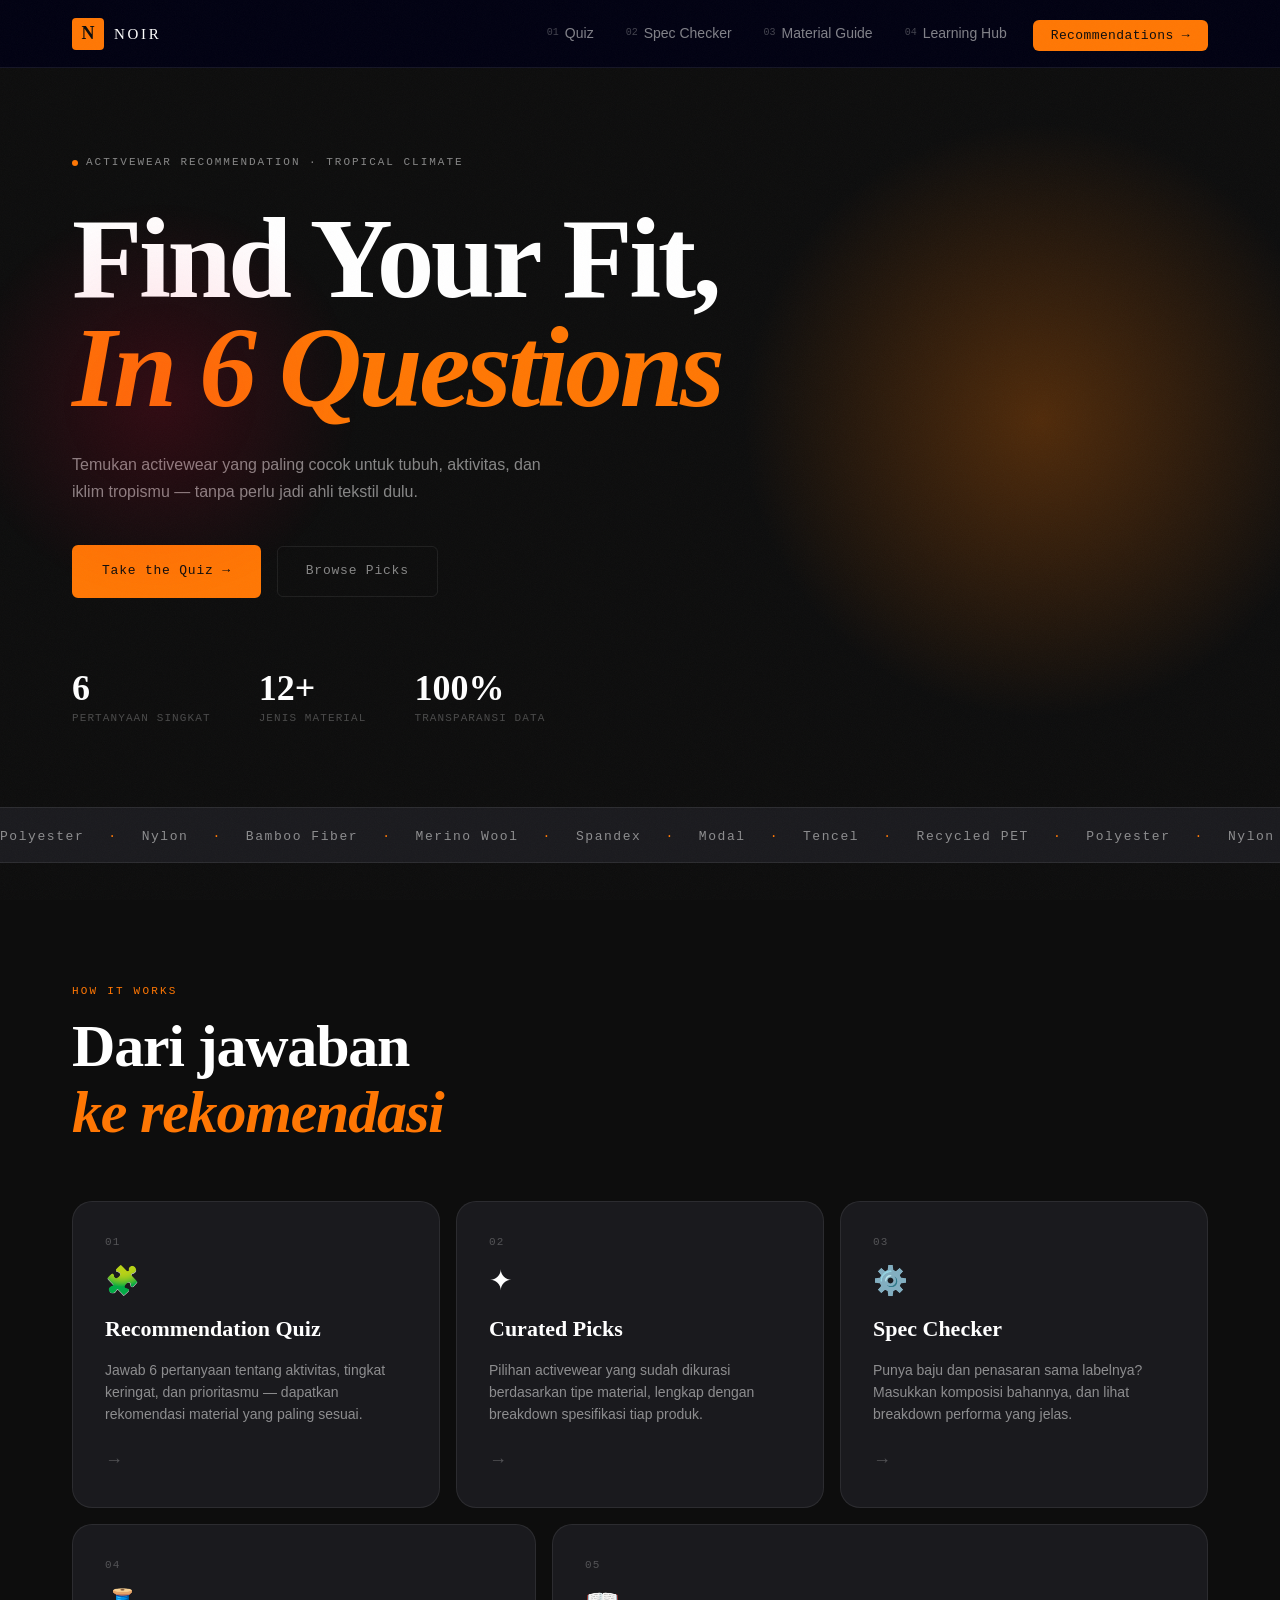
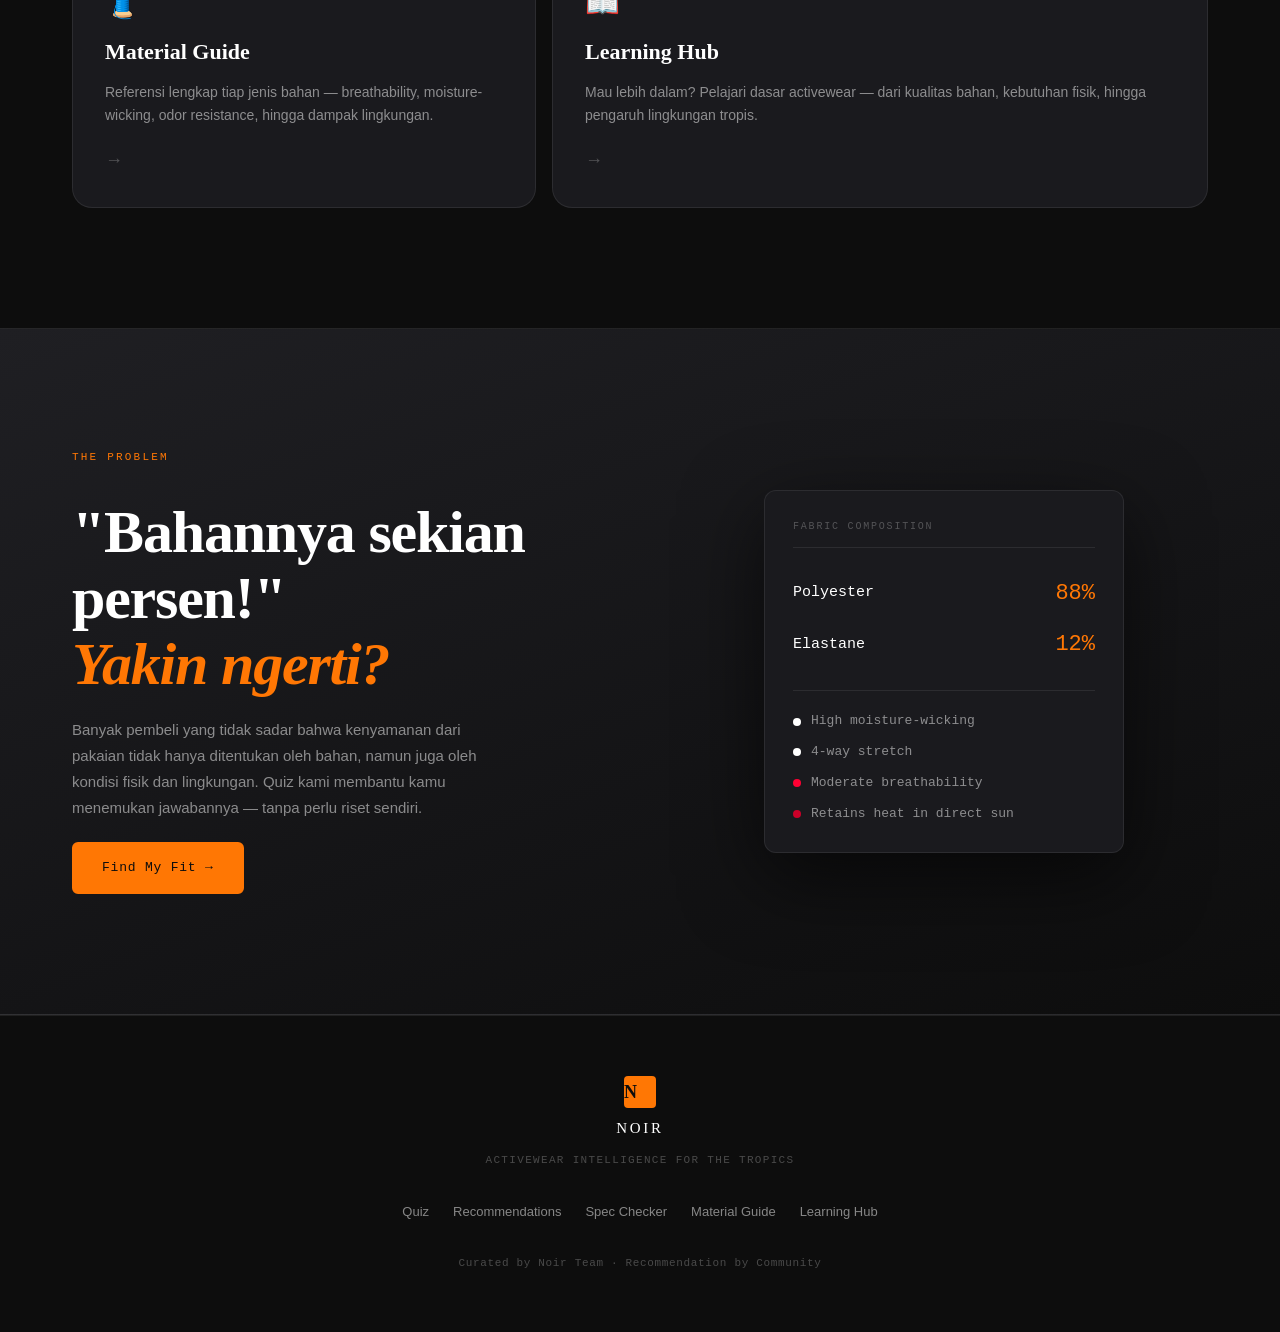
<file: NOIR/index.html>
<!DOCTYPE html>
<html lang="en">
<head>
  <meta charset="UTF-8" />
  <meta name="viewport" content="width=device-width, initial-scale=1.0" />
  <title>Noir — Activewear Recommendation</title>
  <link rel="stylesheet" href="css/style.css" />
  <link rel="preconnect" href="https://fonts.googleapis.com" />
  <link rel="preconnect" href="https://fonts.gstatic.com" crossorigin />
  <link href="https://fonts.googleapis.com/css2?family=Playfair+Display:ital,wght@0,400;0,700;0,900;1,400&family=IBM+Plex+Mono:wght@300;400;500&family=DM+Sans:wght@300;400;500&display=swap" rel="stylesheet" />
</head>
<body>

  <!-- ░░ NOISE OVERLAY ░░ -->
  <div class="noise-overlay" aria-hidden="true"></div>

  <!-- ░░ NAVIGATION ░░ -->
  <nav class="navbar" id="navbar">
    <div class="nav-inner">
      <a href="index.html" class="nav-logo">
        <span class="logo-mark">N</span>
        <span class="logo-text">NOIR</span>
      </a>

      <button class="nav-toggle" id="navToggle" aria-label="Toggle menu">
        <span></span><span></span><span></span>
      </button>

      <ul class="nav-links" id="navLinks">
        <li><a href="pages/quiz.html" class="nav-link">
          <span class="nav-num">01</span> Quiz
        </a></li>
        <li><a href="pages/spec-checker.html" class="nav-link">
          <span class="nav-num">02</span> Spec Checker
        </a></li>
        <li><a href="pages/material-guide.html" class="nav-link">
          <span class="nav-num">03</span> Material Guide
        </a></li>
        <li><a href="pages/learning-hub.html" class="nav-link">
          <span class="nav-num">04</span> Learning Hub
        </a></li>
        <li><a href="pages/recommendations.html" class="nav-cta">
          Recommendations →
        </a></li>
      </ul>
    </div>
  </nav>

  <!-- ░░ HERO ░░ -->
  <header class="hero">
    <div class="hero-tag">
      <span class="dot"></span> Activewear Recommendation · Tropical Climate
    </div>

    <h1 class="hero-title">
      Find Your Fit,<br />
      <em>In 6 Questions</em><br />
    </h1>

    <p class="hero-sub">
      Temukan activewear yang paling cocok untuk tubuh, aktivitas, dan iklim tropismu — tanpa perlu jadi ahli tekstil dulu.
    </p>

    <div class="hero-actions">
      <a href="pages/quiz.html" class="btn-primary">Take the Quiz →</a>
      <a href="pages/recommendations.html" class="btn-ghost">Browse Picks</a>
    </div>

    <div class="hero-stat-row" aria-label="Platform highlights">
      <div class="hero-stat">
        <span class="stat-num">6</span>
        <span class="stat-label">Pertanyaan Singkat</span>
      </div>
      <div class="hero-stat">
        <span class="stat-num">12+</span>
        <span class="stat-label">Jenis Material</span>
      </div>
      <div class="hero-stat">
        <span class="stat-num">100%</span>
        <span class="stat-label">Transparansi Data</span>
      </div>
    </div>
  </header>

  <!-- ░░ MARQUEE BAND ░░ -->
  <div class="marquee-band" aria-hidden="true">
    <div class="marquee-track">
      <span>Polyester</span><span>·</span>
      <span>Nylon</span><span>·</span>
      <span>Bamboo Fiber</span><span>·</span>
      <span>Merino Wool</span><span>·</span>
      <span>Spandex</span><span>·</span>
      <span>Modal</span><span>·</span>
      <span>Tencel</span><span>·</span>
      <span>Recycled PET</span><span>·</span>
      <span>Polyester</span><span>·</span>
      <span>Nylon</span><span>·</span>
      <span>Bamboo Fiber</span><span>·</span>
      <span>Merino Wool</span><span>·</span>
      <span>Spandex</span><span>·</span>
      <span>Modal</span><span>·</span>
      <span>Tencel</span><span>·</span>
      <span>Recycled PET</span><span>·</span>
    </div>
  </div>

  <!-- ░░ HOW IT WORKS ░░ -->
  <section class="features" id="features">
    <div class="section-header">
      <p class="section-tag">How It Works</p>
      <h2 class="section-title">Dari jawaban<br /><em>ke rekomendasi</em></h2>
    </div>

    <div class="features-grid">

      <a href="pages/quiz.html" class="feature-card card-quiz">
        <div class="card-num">01</div>
        <div class="card-icon">🧩</div>
        <h3 class="card-title">Recommendation Quiz</h3>
        <p class="card-desc">
          Jawab 6 pertanyaan tentang aktivitas, tingkat keringat, dan prioritasmu
          — dapatkan rekomendasi material yang paling sesuai.
        </p>
        <span class="card-arrow">→</span>
      </a>

      <a href="pages/recommendations.html" class="feature-card card-rec">
        <div class="card-num">02</div>
        <div class="card-icon">✦</div>
        <h3 class="card-title">Curated Picks</h3>
        <p class="card-desc">
          Pilihan activewear yang sudah dikurasi berdasarkan tipe material,
          lengkap dengan breakdown spesifikasi tiap produk.
        </p>
        <span class="card-arrow">→</span>
      </a>

      <a href="pages/spec-checker.html" class="feature-card card-spec">
        <div class="card-num">03</div>
        <div class="card-icon">⚙️</div>
        <h3 class="card-title">Spec Checker</h3>
        <p class="card-desc">
          Punya baju dan penasaran sama labelnya? Masukkan komposisi bahannya,
          dan lihat breakdown performa yang jelas.
        </p>
        <span class="card-arrow">→</span>
      </a>

      <a href="pages/material-guide.html" class="feature-card card-material">
        <div class="card-num">04</div>
        <div class="card-icon">🧵</div>
        <h3 class="card-title">Material Guide</h3>
        <p class="card-desc">
          Referensi lengkap tiap jenis bahan — breathability, moisture-wicking,
          odor resistance, hingga dampak lingkungan.
        </p>
        <span class="card-arrow">→</span>
      </a>

      <a href="pages/learning-hub.html" class="feature-card card-learning">
        <div class="card-num">05</div>
        <div class="card-icon">📖</div>
        <h3 class="card-title">Learning Hub</h3>
        <p class="card-desc">
          Mau lebih dalam? Pelajari dasar activewear — dari kualitas bahan,
          kebutuhan fisik, hingga pengaruh lingkungan tropis.
        </p>
        <span class="card-arrow">→</span>
      </a>

    </div>
  </section>

  <!-- ░░ WHY NOIR ░░ -->
  <section class="why-section">
    <div class="why-inner">
      <div class="why-text">
        <p class="section-tag">The Problem</p>
        <h2 class="section-title">"Bahannya sekian persen!"<br /><em>Yakin ngerti?</em></h2>
        <p class="why-body">
          Banyak pembeli yang tidak sadar bahwa kenyamanan dari pakaian tidak hanya ditentukan oleh bahan,
          namun juga oleh kondisi fisik dan lingkungan. Quiz kami membantu kamu menemukan jawabannya — tanpa perlu riset sendiri.
        </p>
        <a href="pages/quiz.html" class="btn-primary">Find My Fit →</a>
      </div>
      <div class="why-visual">
        <div class="label-card">
          <div class="label-top">FABRIC COMPOSITION</div>
          <div class="label-row">
            <span class="label-material">Polyester</span>
            <span class="label-pct">88%</span>
          </div>
          <div class="label-row">
            <span class="label-material">Elastane</span>
            <span class="label-pct">12%</span>
          </div>
          <div class="label-divider"></div>
          <div class="label-decoded">
            <div class="decode-item good">
              <span class="decode-dot"></span> High moisture-wicking
            </div>
            <div class="decode-item good">
              <span class="decode-dot"></span> 4-way stretch
            </div>
            <div class="decode-item warn">
              <span class="decode-dot warn"></span> Moderate breathability
            </div>
            <div class="decode-item bad">
              <span class="decode-dot bad"></span> Retains heat in direct sun
            </div>
          </div>
        </div>
      </div>
    </div>
  </section>

  <!-- ░░ FOOTER ░░ -->
  <footer class="footer">
    <div class="footer-inner">
      <div class="footer-brand">
        <span class="logo-mark">N</span>
        <span class="logo-text">NOIR</span>
        <p class="footer-tagline">Activewear Intelligence for the Tropics</p>
      </div>
      <div class="footer-links">
        <a href="pages/quiz.html">Quiz</a>
        <a href="pages/recommendations.html">Recommendations</a>
        <a href="pages/spec-checker.html">Spec Checker</a>
        <a href="pages/material-guide.html">Material Guide</a>
        <a href="pages/learning-hub.html">Learning Hub</a>
      </div>
      <p class="footer-note">
        Curated by Noir Team · Recommendation by Community
      </p>
    </div>
  </footer>

  <script src="js/main.js"></script>
</body>
</html>
</file>
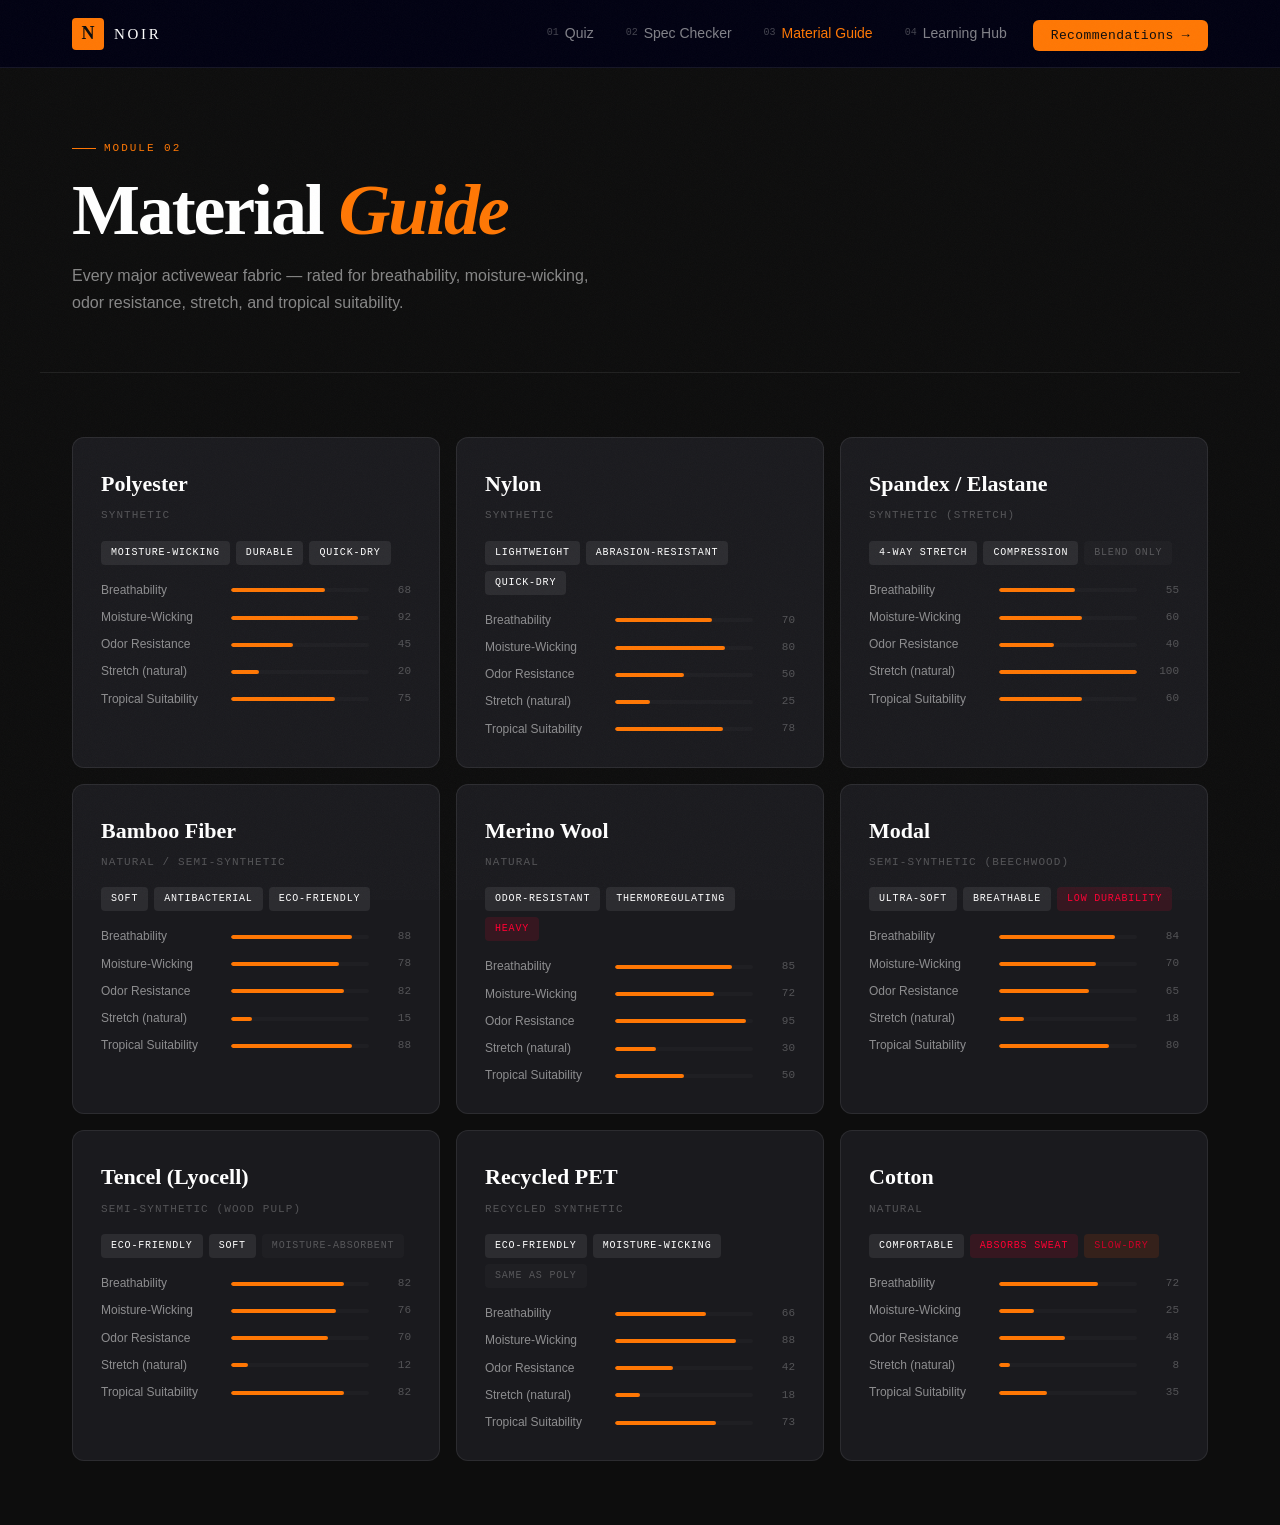
<file: NOIR/pages/material-guide.html>
<!DOCTYPE html>
<html lang="en">
<head>
  <meta charset="UTF-8" />
  <meta name="viewport" content="width=device-width, initial-scale=1.0" />
  <title>Material Guide — Noir</title>
  <link rel="stylesheet" href="../css/style.css" />
  <link rel="preconnect" href="https://fonts.googleapis.com" />
  <link rel="preconnect" href="https://fonts.gstatic.com" crossorigin />
  <link href="https://fonts.googleapis.com/css2?family=Playfair+Display:ital,wght@0,400;0,700;0,900;1,400&family=IBM+Plex+Mono:wght@300;400;500&family=DM+Sans:wght@300;400;500&display=swap" rel="stylesheet" />
</head>
<body>
  <div class="noise-overlay" aria-hidden="true"></div>

  <nav class="navbar" id="navbar">
    <div class="nav-inner">
      <a href="../index.html" class="nav-logo">
        <span class="logo-mark">N</span>
        <span class="logo-text">NOIR</span>
      </a>
      <button class="nav-toggle" id="navToggle" aria-label="Toggle menu">
        <span></span><span></span><span></span>
      </button>
      <ul class="nav-links" id="navLinks">
        <li><a href="quiz.html"           class="nav-link"><span class="nav-num">01</span> Quiz</a></li>
        <li><a href="spec-checker.html"   class="nav-link"><span class="nav-num">02</span> Spec Checker</a></li>
        <li><a href="material-guide.html" class="nav-link"><span class="nav-num">03</span> Material Guide</a></li>
        <li><a href="learning-hub.html"   class="nav-link"><span class="nav-num">04</span> Learning Hub</a></li>
        <li><a href="recommendations.html" class="nav-cta">Recommendations →</a></li>
      </ul>
    </div>
  </nav>

  <main class="page-shell">

    <div class="page-hero">
      <p class="page-hero-tag">Module 02</p>
      <h1 class="page-title">Material <em>Guide</em></h1>
      <p class="page-subtitle">
        Every major activewear fabric — rated for breathability, moisture-wicking,
        odor resistance, stretch, and tropical suitability.
      </p>
    </div>

    <div class="page-body">
      <div class="material-grid" id="materialGrid">
        <!-- Cards are rendered by JS below -->
      </div>
    </div>

  </main>

  <script src="../js/main.js"></script>
  <script>
    /*
     * Material data — add more objects to expand the guide.
     * Each material has: name, type, tags[], ratings{}
     */
    const materials = [
      {
        name: 'Polyester',
        type: 'Synthetic',
        tags: ['moisture-wicking', 'durable', 'quick-dry'],
        tagTypes: ['good', 'good', 'good'],
        ratings: {
          'Breathability':     68,
          'Moisture-Wicking':  92,
          'Odor Resistance':   45,
          'Stretch (natural)': 20,
          'Tropical Suitability': 75,
        }
      },
      {
        name: 'Nylon',
        type: 'Synthetic',
        tags: ['lightweight', 'abrasion-resistant', 'quick-dry'],
        tagTypes: ['good', 'good', 'good'],
        ratings: {
          'Breathability':     70,
          'Moisture-Wicking':  80,
          'Odor Resistance':   50,
          'Stretch (natural)': 25,
          'Tropical Suitability': 78,
        }
      },
      {
        name: 'Spandex / Elastane',
        type: 'Synthetic (stretch)',
        tags: ['4-way stretch', 'compression', 'blend only'],
        tagTypes: ['good', 'good', 'neut'],
        ratings: {
          'Breathability':     55,
          'Moisture-Wicking':  60,
          'Odor Resistance':   40,
          'Stretch (natural)': 100,
          'Tropical Suitability': 60,
        }
      },
      {
        name: 'Bamboo Fiber',
        type: 'Natural / Semi-synthetic',
        tags: ['soft', 'antibacterial', 'eco-friendly'],
        tagTypes: ['good', 'good', 'good'],
        ratings: {
          'Breathability':     88,
          'Moisture-Wicking':  78,
          'Odor Resistance':   82,
          'Stretch (natural)': 15,
          'Tropical Suitability': 88,
        }
      },
      {
        name: 'Merino Wool',
        type: 'Natural',
        tags: ['odor-resistant', 'thermoregulating', 'heavy'],
        tagTypes: ['good', 'good', 'warn'],
        ratings: {
          'Breathability':     85,
          'Moisture-Wicking':  72,
          'Odor Resistance':   95,
          'Stretch (natural)': 30,
          'Tropical Suitability': 50,
        }
      },
      {
        name: 'Modal',
        type: 'Semi-synthetic (beechwood)',
        tags: ['ultra-soft', 'breathable', 'low durability'],
        tagTypes: ['good', 'good', 'warn'],
        ratings: {
          'Breathability':     84,
          'Moisture-Wicking':  70,
          'Odor Resistance':   65,
          'Stretch (natural)': 18,
          'Tropical Suitability': 80,
        }
      },
      {
        name: 'Tencel (Lyocell)',
        type: 'Semi-synthetic (wood pulp)',
        tags: ['eco-friendly', 'soft', 'moisture-absorbent'],
        tagTypes: ['good', 'good', 'neut'],
        ratings: {
          'Breathability':     82,
          'Moisture-Wicking':  76,
          'Odor Resistance':   70,
          'Stretch (natural)': 12,
          'Tropical Suitability': 82,
        }
      },
      {
        name: 'Recycled PET',
        type: 'Recycled Synthetic',
        tags: ['eco-friendly', 'moisture-wicking', 'same as poly'],
        tagTypes: ['good', 'good', 'neut'],
        ratings: {
          'Breathability':     66,
          'Moisture-Wicking':  88,
          'Odor Resistance':   42,
          'Stretch (natural)': 18,
          'Tropical Suitability': 73,
        }
      },
      {
        name: 'Cotton',
        type: 'Natural',
        tags: ['comfortable', 'absorbs sweat', 'slow-dry'],
        tagTypes: ['good', 'warn', 'bad'],
        ratings: {
          'Breathability':     72,
          'Moisture-Wicking':  25,
          'Odor Resistance':   48,
          'Stretch (natural)': 8,
          'Tropical Suitability': 35,
        }
      },
    ];

    function renderMaterials(data) {
      const grid = document.getElementById('materialGrid');
      grid.innerHTML = data.map(m => `
        <div class="material-card">
          <div class="mat-name">${m.name}</div>
          <div class="mat-type">${m.type}</div>
          <div class="mat-tags">
            ${m.tags.map((t, i) => `<span class="mat-tag tag-${m.tagTypes[i]}">${t}</span>`).join('')}
          </div>
          <div class="mat-rating-row">
            ${Object.entries(m.ratings).map(([label, val]) => `
              <div class="mat-rating">
                <span class="mat-rating-label">${label}</span>
                <div class="mat-bar"><div class="mat-fill" style="width:${val}%"></div></div>
                <span style="font-family:var(--font-mono);font-size:11px;color:var(--text-dim);width:32px;text-align:right">${val}</span>
              </div>
            `).join('')}
          </div>
        </div>
      `).join('');
    }

    renderMaterials(materials);
  </script>
</body>
</html>
</file>
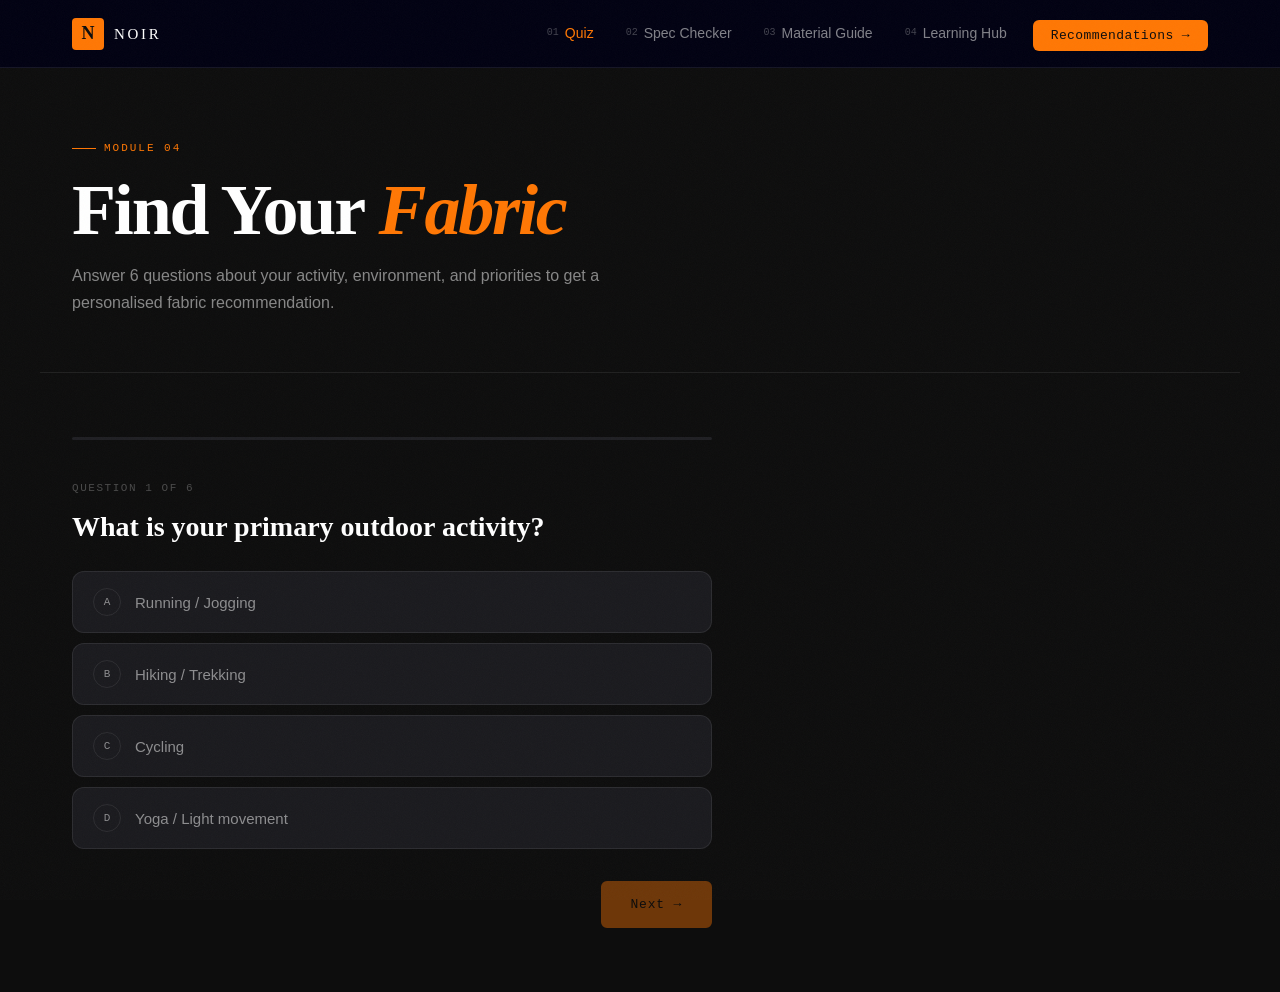
<file: NOIR/pages/quiz.html>
<!DOCTYPE html>
<html lang="en">
<head>
  <meta charset="UTF-8" />
  <meta name="viewport" content="width=device-width, initial-scale=1.0" />
  <title>Recommendation Quiz — Noir</title>
  <link rel="stylesheet" href="../css/style.css" />
  <link rel="preconnect" href="https://fonts.googleapis.com" />
  <link rel="preconnect" href="https://fonts.gstatic.com" crossorigin />
  <link href="https://fonts.googleapis.com/css2?family=Playfair+Display:ital,wght@0,400;0,700;0,900;1,400&family=IBM+Plex+Mono:wght@300;400;500&family=DM+Sans:wght@300;400;500&display=swap" rel="stylesheet" />
</head>
<body>
  <div class="noise-overlay" aria-hidden="true"></div>

  <nav class="navbar" id="navbar">
    <div class="nav-inner">
      <a href="../index.html" class="nav-logo">
        <span class="logo-mark">N</span>
        <span class="logo-text">NOIR</span>
      </a>
      <button class="nav-toggle" id="navToggle" aria-label="Toggle menu">
        <span></span><span></span><span></span>
      </button>
      <ul class="nav-links" id="navLinks">
        <li><a href="quiz.html"           class="nav-link"><span class="nav-num">01</span> Quiz</a></li>
        <li><a href="spec-checker.html"   class="nav-link"><span class="nav-num">02</span> Spec Checker</a></li>
        <li><a href="material-guide.html" class="nav-link"><span class="nav-num">03</span> Material Guide</a></li>
        <li><a href="learning-hub.html"   class="nav-link"><span class="nav-num">04</span> Learning Hub</a></li>
        <li><a href="recommendations.html" class="nav-cta">Recommendations →</a></li>
      </ul>
    </div>
  </nav>

  <main class="page-shell">
    <div class="page-hero">
      <p class="page-hero-tag">Module 04</p>
      <h1 class="page-title">Find Your <em>Fabric</em></h1>
      <p class="page-subtitle">
        Answer 6 questions about your activity, environment, and priorities
        to get a personalised fabric recommendation.
      </p>
    </div>

    <div class="page-body">
      <div class="quiz-wrap">

        <!-- Progress Bar -->
        <div class="quiz-progress-bar">
          <div class="quiz-progress-fill" id="progressFill" style="width: 0%"></div>
        </div>

        <!-- Questions (rendered by JS) -->
        <div id="quizSteps"></div>

        <!-- Result (hidden until quiz complete) -->
        <div class="quiz-result" id="quizResult">
          <p class="quiz-q-num">Your Result</p>
          <div class="result-fabric-name" id="resultFabric"></div>
          <p class="result-explanation" id="resultExplanation"></p>
          <div style="display:flex;gap:12px;flex-wrap:wrap;margin-top:8px">
            <a href="material-guide.html" class="btn-primary">See all materials →</a>
            <button class="btn-ghost" id="retakeBtn">Retake quiz</button>
          </div>
        </div>

      </div>
    </div>
  </main>

  <script src="../js/main.js"></script>
  <script>
    /* ── Quiz Data ── */
    const questions = [
      {
        id: 'activity',
        question: 'What is your primary outdoor activity?',
        options: [
          { label: 'Running / Jogging',       value: 'run'    },
          { label: 'Hiking / Trekking',        value: 'hike'   },
          { label: 'Cycling',                  value: 'cycle'  },
          { label: 'Yoga / Light movement',    value: 'yoga'   },
        ]
      },
      {
        id: 'sweat',
        question: 'How heavily do you typically sweat?',
        options: [
          { label: 'Light — barely noticeable', value: 'low'  },
          { label: 'Moderate — damp after 30 min', value: 'mid' },
          { label: 'Heavy — soaked fairly quickly', value: 'high' },
        ]
      },
      {
        id: 'duration',
        question: 'How long are your outdoor sessions?',
        options: [
          { label: 'Under 30 minutes',          value: 'short'  },
          { label: '30 min – 2 hours',          value: 'medium' },
          { label: 'More than 2 hours',         value: 'long'   },
        ]
      },
      {
        id: 'priority',
        question: 'What is your #1 priority in activewear?',
        options: [
          { label: 'Staying cool and dry',      value: 'cool'   },
          { label: 'No odour after activity',   value: 'odor'   },
          { label: 'Maximum stretch & comfort', value: 'stretch'},
          { label: 'Eco-friendliness',          value: 'eco'    },
        ]
      },
      {
        id: 'sun',
        question: 'How much direct sun exposure do you get?',
        options: [
          { label: 'Mostly shaded',             value: 'low'    },
          { label: 'Partial sun',               value: 'mid'    },
          { label: 'Full sun for most sessions',value: 'high'   },
        ]
      },
      {
        id: 'budget',
        question: 'How do you feel about premium-priced fabrics?',
        options: [
          { label: 'Happy to invest for quality', value: 'premium' },
          { label: 'Prefer mid-range options',    value: 'mid'     },
          { label: 'Looking for budget-friendly', value: 'budget'  },
        ]
      },
    ];

    /* ── Scoring Rules → fabric recommendation ──
       Simple scoring: each answer gives points to one or more fabrics.
       Fabric with highest score wins.
    */
    const scoring = {
      // activity
      run:     { polyester: 3, nylon: 2, bamboo: 1 },
      hike:    { nylon: 3, polyester: 2, merino: 2 },
      cycle:   { polyester: 3, spandex: 2, nylon: 1 },
      yoga:    { bamboo: 3, modal: 3, tencel: 2 },
      // sweat
      low:     { bamboo: 2, modal: 2, tencel: 2 },
      mid:     { polyester: 2, nylon: 2 },
      high:    { polyester: 3, nylon: 3 },
      // duration
      short:   { bamboo: 2, modal: 1 },
      medium:  { polyester: 2, nylon: 2 },
      long:    { merino: 3, nylon: 2, polyester: 1 },
      // priority
      cool:    { bamboo: 3, tencel: 3, nylon: 2 },
      odor:    { merino: 4, bamboo: 2 },
      stretch: { spandex: 4, polyester: 1, nylon: 1 },
      eco:     { tencel: 4, bamboo: 3, recycled: 3 },
      // sun
      // low sun: breathable naturals
      // high sun: look for UPF-rated polyester/nylon
      // (uses 'low','mid','high' keys already defined above for sweat — extend uniquely)
      // budget
      premium: { merino: 2, tencel: 1, bamboo: 1 },
      budget:  { polyester: 2, nylon: 1 },
    };

    /* Sun uses a different key to avoid collision */
    const sunScoring = {
      low:  { bamboo: 2, modal: 2 },
      mid:  { polyester: 1, nylon: 1, bamboo: 1 },
      high: { polyester: 3, nylon: 3 },
    };

    const fabricResults = {
      polyester: {
        name: 'Polyester',
        explanation: "Your activity pattern and sweat level call for a high-performance synthetic. Polyester's moisture-wicking speed and quick-drying properties make it ideal for the tropical heat. Pair it with a small percentage of spandex (8–12%) for comfort.",
      },
      nylon: {
        name: 'Nylon',
        explanation: "Nylon offers the perfect balance of lightweight performance and durability for your sessions. It's slightly softer than polyester, resists abrasion well, and dries fast — great for extended tropical outdoor activities.",
      },
      bamboo: {
        name: 'Bamboo Fiber',
        explanation: "Bamboo fiber scores high on breathability and natural antibacterial properties, making it excellent for tropical climates. It's softer against skin than synthetics and a great eco-conscious choice for moderate-intensity use.",
      },
      merino: {
        name: 'Merino Wool',
        explanation: "Your priority on odour resistance and longer session duration makes Merino a surprising but strong fit. Despite being wool, fine Merino breathes well and prevents odour far longer than synthetics — worth the investment for multi-hour activities",
      },
      modal: {
        name: 'Modal',
        explanation: "For your low-intensity, comfort-first approach, Modal delivers exceptional softness and breathability. It's derived from beechwood and feels luxuriously silky, making it ideal for yoga, stretching, and everyday active use.",
      },
      tencel: {
        name: 'Tencel (Lyocell)',
        explanation: "Tencel is your match if eco-credentials meet performance needs. Made from sustainably sourced wood pulp via a closed-loop process, it's breathable, moisture-absorbing, and impressively soft — a great everyday active fabric.",
      },
      spandex: {
        name: 'Spandex Blend',
        explanation: "Maximum stretch is your priority, so look for garments with at least 15–20% spandex blended into polyester or nylon. Pure spandex isn't used alone — but a 80/20 or 88/12 poly-spandex blend gives you 4-way freedom of movement.",
      },
      recycled: {
        name: 'Recycled PET',
        explanation: "Your eco-first mindset pairs well with Recycled PET (rPET) — fabric made from post-consumer plastic bottles. Performance is comparable to virgin polyester, so you don't sacrifice moisture-wicking or dry time while reducing environmental impact.",
      },
    };

    /* ── Quiz State ── */
    let currentStep = 0;
    const answers = {};

    /* ── Render questions ── */
    function renderQuiz() {
      const container = document.getElementById('quizSteps');
      container.innerHTML = questions.map((q, i) => `
        <div class="quiz-step${i === 0 ? ' active' : ''}" id="step-${i}">
          <p class="quiz-q-num">Question ${i + 1} of ${questions.length}</p>
          <h2 class="quiz-question">${q.question}</h2>
          <div class="quiz-options">
            ${q.options.map((opt, j) => `
              <button
                class="quiz-option"
                data-step="${i}"
                data-qid="${q.id}"
                data-value="${opt.value}"
                onclick="selectOption(this)"
              >
                <span class="quiz-opt-letter">${String.fromCharCode(65 + j)}</span>
                ${opt.label}
              </button>
            `).join('')}
          </div>
          <div class="quiz-nav">
            ${i > 0
              ? `<button class="btn-ghost" onclick="prevStep()">← Back</button>`
              : `<span></span>`
            }
            <button class="btn-primary" id="next-${i}" onclick="nextStep()" disabled style="opacity:0.4;cursor:not-allowed">
              ${i < questions.length - 1 ? 'Next →' : 'See Result →'}
            </button>
          </div>
        </div>
      `).join('');
    }

    function selectOption(btn) {
      const step = parseInt(btn.dataset.step);
      // Deselect siblings
      document.querySelectorAll(`[data-step="${step}"]`).forEach(b => b.classList.remove('selected'));
      btn.classList.add('selected');
      answers[btn.dataset.qid] = btn.dataset.value;
      // Enable next button
      const nextBtn = document.getElementById(`next-${step}`);
      nextBtn.disabled = false;
      nextBtn.style.opacity = '1';
      nextBtn.style.cursor = 'pointer';
    }

    function nextStep() {
      document.getElementById(`step-${currentStep}`).classList.remove('active');
      currentStep++;
      if (currentStep >= questions.length) {
        showResult();
        return;
      }
      document.getElementById(`step-${currentStep}`).classList.add('active');
      updateProgress();
    }

    function prevStep() {
      document.getElementById(`step-${currentStep}`).classList.remove('active');
      currentStep--;
      document.getElementById(`step-${currentStep}`).classList.add('active');
      updateProgress();
    }

    function updateProgress() {
      const pct = (currentStep / questions.length) * 100;
      document.getElementById('progressFill').style.width = pct + '%';
    }

    function showResult() {
      // Tally scores
      const scores = {};
      Object.entries(answers).forEach(([qid, val]) => {
        let map = scoring[val] || {};

        // Special case: sun question has its own map
        if (qid === 'sun') map = sunScoring[val] || {};

        Object.entries(map).forEach(([fabric, pts]) => {
          scores[fabric] = (scores[fabric] || 0) + pts;
        });
      });

      // Find winner
      const winner = Object.entries(scores).sort((a, b) => b[1] - a[1])[0]?.[0] || 'polyester';
      const result  = fabricResults[winner] || fabricResults.polyester;

      document.getElementById('resultFabric').textContent       = result.name;
      document.getElementById('resultExplanation').textContent  = result.explanation;

      document.getElementById('quizSteps').style.display  = 'none';
      document.getElementById('progressFill').style.width = '100%';
      document.getElementById('quizResult').classList.add('visible');
    }

    document.getElementById('retakeBtn')?.addEventListener('click', () => {
      currentStep = 0;
      Object.keys(answers).forEach(k => delete answers[k]);
      document.getElementById('quizResult').classList.remove('visible');
      document.getElementById('quizSteps').style.display = '';
      renderQuiz();
      updateProgress();
    });

    /* ── Init ── */
    renderQuiz();
  </script>
</body>
</html>
</file>
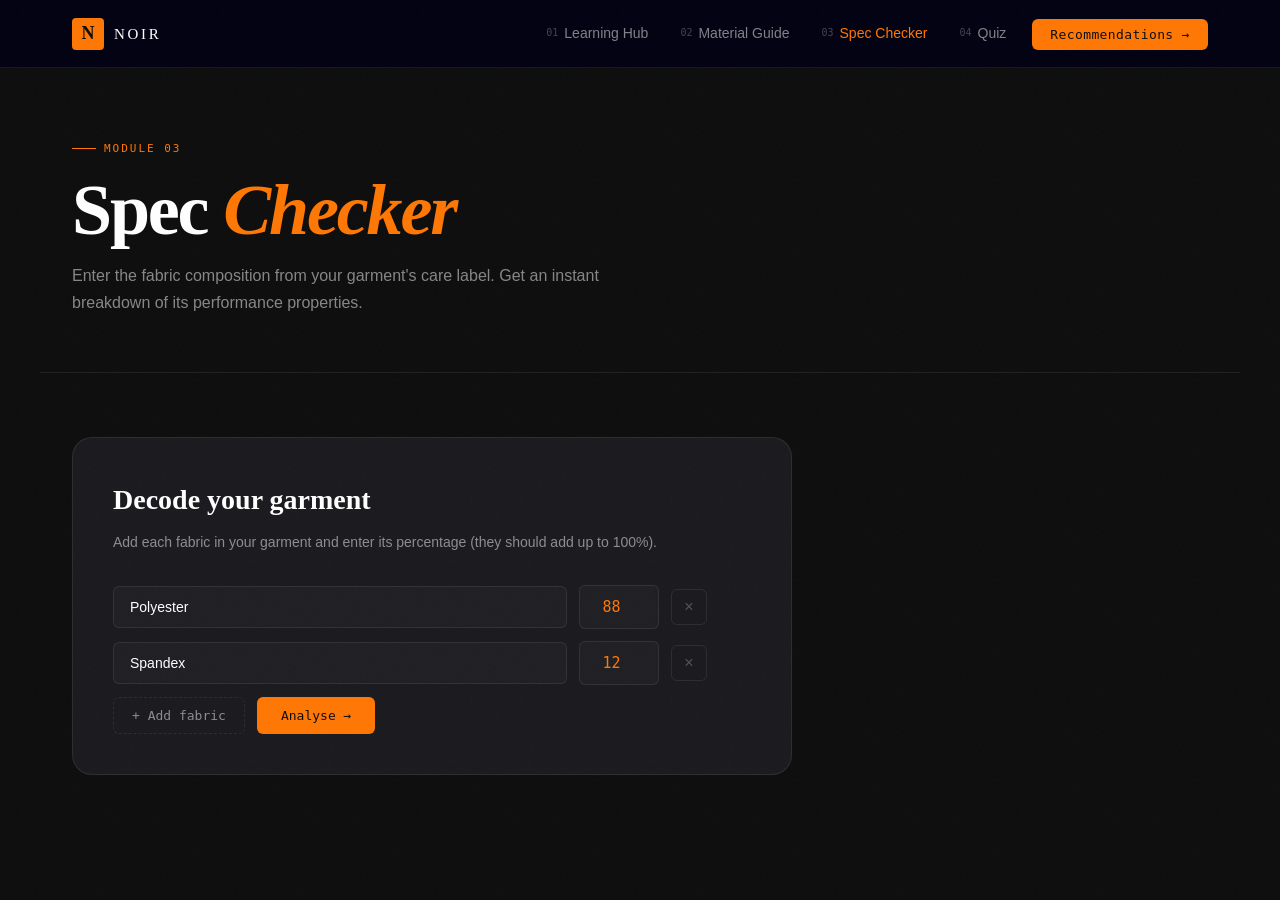
<file: NOIR/pages/spec-checker.html>
<!DOCTYPE html>
<html lang="en">
<head>
  <meta charset="UTF-8" />
  <meta name="viewport" content="width=device-width, initial-scale=1.0" />
  <title>Spec Checker — Noir</title>
  <link rel="stylesheet" href="../css/style.css" />
  <link rel="preconnect" href="https://fonts.googleapis.com" />
  <link rel="preconnect" href="https://fonts.gstatic.com" crossorigin />
  <link href="https://fonts.googleapis.com/css2?family=Playfair+Display:ital,wght@0,400;0,700;0,900;1,400&family=IBM+Plex+Mono:wght@300;400;500&family=DM+Sans:wght@300;400;500&display=swap" rel="stylesheet" />
</head>
<body>
  <div class="noise-overlay" aria-hidden="true"></div>

  <nav class="navbar" id="navbar">
    <div class="nav-inner">
      <a href="../index.html" class="nav-logo">
        <span class="logo-mark">N</span>
        <span class="logo-text">NOIR</span>
      </a>
      <button class="nav-toggle" id="navToggle" aria-label="Toggle menu">
        <span></span><span></span><span></span>
      </button>
      <ul class="nav-links" id="navLinks">
        <li><a href="learning-hub.html"    class="nav-link"><span class="nav-num">01</span> Learning Hub</a></li>
        <li><a href="material-guide.html"  class="nav-link"><span class="nav-num">02</span> Material Guide</a></li>
        <li><a href="spec-checker.html"    class="nav-link"><span class="nav-num">03</span> Spec Checker</a></li>
        <li><a href="quiz.html"            class="nav-link"><span class="nav-num">04</span> Quiz</a></li>
        <li><a href="recommendations.html" class="nav-cta">Recommendations →</a></li>
      </ul>
    </div>
  </nav>

  <main class="page-shell">
    <div class="page-hero">
      <p class="page-hero-tag">Module 03</p>
      <h1 class="page-title">Spec <em>Checker</em></h1>
      <p class="page-subtitle">
        Enter the fabric composition from your garment's care label.
        Get an instant breakdown of its performance properties.
      </p>
    </div>

    <div class="page-body">
      <div class="spec-tool">
        <h2>Decode your garment</h2>
        <p>Add each fabric in your garment and enter its percentage (they should add up to 100%).</p>

        <div id="fabricRows">
          <!-- Rows injected by JS -->
        </div>

        <div class="spec-actions">
          <button class="btn-add" id="addRowBtn">+ Add fabric</button>
          <button class="btn-check" id="checkBtn">Analyse →</button>
        </div>

        <!-- Results -->
        <div class="spec-results" id="specResults">
          <div class="result-header">Performance Analysis</div>
          <div id="resultItems"></div>
          <div id="tropicalVerdict" style="margin-top:20px; padding:16px; border-radius:8px; font-size:14px; line-height:1.6;"></div>
        </div>
      </div>
    </div>
  </main>

  <script src="../js/main.js"></script>
  <script>
    /* ── Fabric property database ── */
    const fabricDB = {
      'polyester':  { breathability: 68, wicking: 92, odor: 45, stretch: 20, tropical: 75 },
      'nylon':      { breathability: 70, wicking: 80, odor: 50, stretch: 25, tropical: 78 },
      'spandex':    { breathability: 55, wicking: 60, odor: 40, stretch: 100, tropical: 60 },
      'elastane':   { breathability: 55, wicking: 60, odor: 40, stretch: 100, tropical: 60 },
      'bamboo':     { breathability: 88, wicking: 78, odor: 82, stretch: 15, tropical: 88 },
      'merino':     { breathability: 85, wicking: 72, odor: 95, stretch: 30, tropical: 50 },
      'wool':       { breathability: 80, wicking: 65, odor: 88, stretch: 20, tropical: 45 },
      'modal':      { breathability: 84, wicking: 70, odor: 65, stretch: 18, tropical: 80 },
      'tencel':     { breathability: 82, wicking: 76, odor: 70, stretch: 12, tropical: 82 },
      'lyocell':    { breathability: 82, wicking: 76, odor: 70, stretch: 12, tropical: 82 },
      'cotton':     { breathability: 72, wicking: 25, odor: 48, stretch: 8,  tropical: 35 },
      'recycled':   { breathability: 66, wicking: 88, odor: 42, stretch: 18, tropical: 73 },
    };

    const propertyLabels = {
      breathability: 'Breathability',
      wicking:       'Moisture-Wicking',
      odor:          'Odor Resistance',
      stretch:       'Natural Stretch',
      tropical:      'Tropical Suitability',
    };

    /* ── Row management ── */
    let rowCount = 0;

    function createRow(fabric = '', pct = '') {
      rowCount++;
      const id = rowCount;
      const row = document.createElement('div');
      row.className = 'fabric-row';
      row.dataset.id = id;
      row.innerHTML = `
        <input class="spec-input fabric-name"
               type="text"
               placeholder="e.g. Polyester"
               value="${fabric}"
               list="fabricSuggestions" />
        <input class="pct-input fabric-pct"
               type="number"
               min="1" max="100"
               placeholder="%"
               value="${pct}" />
        <button class="remove-btn" title="Remove" onclick="removeRow(${id})">×</button>
      `;
      document.getElementById('fabricRows').appendChild(row);
    }

    function removeRow(id) {
      const rows = document.querySelectorAll('.fabric-row');
      if (rows.length <= 1) return; // always keep at least one
      document.querySelector(`.fabric-row[data-id="${id}"]`)?.remove();
    }

    /* ── Datalist for autocomplete ── */
    const dl = document.createElement('datalist');
    dl.id = 'fabricSuggestions';
    ['Polyester','Nylon','Spandex','Elastane','Bamboo','Cotton','Merino Wool','Modal','Tencel','Lyocell','Recycled PET'].forEach(f => {
      const opt = document.createElement('option');
      opt.value = f;
      dl.appendChild(opt);
    });
    document.body.appendChild(dl);

    /* ── Initialise with 2 rows ── */
    createRow('Polyester', 88);
    createRow('Spandex', 12);

    document.getElementById('addRowBtn').addEventListener('click', () => createRow());

    /* ── Analyse ── */
    document.getElementById('checkBtn').addEventListener('click', () => {
      const rows = document.querySelectorAll('.fabric-row');
      let totalPct = 0;
      const blends = [];

      rows.forEach(row => {
        const nameRaw = row.querySelector('.fabric-name').value.trim().toLowerCase();
        const pct     = parseFloat(row.querySelector('.fabric-pct').value) || 0;
        totalPct += pct;

        // fuzzy match against DB
        const key = Object.keys(fabricDB).find(k => nameRaw.includes(k)) || null;
        if (key && pct > 0) {
          blends.push({ key, pct });
        }
      });

      if (blends.length === 0) {
        alert('Please enter at least one recognised fabric name.');
        return;
      }

      // Weighted average of each property
      const totals = { breathability: 0, wicking: 0, odor: 0, stretch: 0, tropical: 0 };
      let weightSum = 0;

      blends.forEach(({ key, pct }) => {
        const props = fabricDB[key];
        Object.keys(totals).forEach(p => {
          totals[p] += props[p] * pct;
        });
        weightSum += pct;
      });

      Object.keys(totals).forEach(p => {
        totals[p] = Math.round(totals[p] / weightSum);
      });

      // Render result bars
      const itemsEl = document.getElementById('resultItems');
      itemsEl.innerHTML = Object.entries(totals).map(([key, val]) => `
        <div class="result-item" style="margin-bottom:14px">
          <span class="result-label">${propertyLabels[key]}</span>
          <div class="result-bar-wrap">
            <div class="result-bar" style="width:${val}%"></div>
          </div>
          <span class="result-val">${val}/100</span>
        </div>
      `).join('');

      // Tropical verdict
      const verdictEl = document.getElementById('tropicalVerdict');
      const t = totals.tropical;
      let verdict, bg, color;

      if (t >= 80) {
        verdict = `✅ Excellent tropical suitability (${t}/100). This blend should perform well in hot, humid outdoor conditions.`;
        bg = 'rgba(24, 135, 199, 0.10)'; color = 'var(--good)';
      } else if (t >= 60) {
        verdict = `⚠️ Moderate tropical suitability (${t}/100). Acceptable for low-intensity activities, but may feel warm under direct sun.`;
        bg = 'rgba(255, 140, 66, 0.08)'; color = 'var(--warn)';
      } else {
        verdict = `❌ Low tropical suitability (${t}/100). This blend may trap heat and moisture in humid conditions — consider a different fabric.`;
        bg = 'rgba(255, 77, 109, 0.08)'; color = 'var(--bad)';
      }

      verdictEl.style.cssText = `background:${bg}; border:1px solid ${color}; border-radius:8px; padding:16px; color:${color}`;
      verdictEl.textContent = verdict;

      // Show results
      document.getElementById('specResults').classList.add('visible');
      document.getElementById('specResults').scrollIntoView({ behavior: 'smooth', block: 'nearest' });
    });
  </script>
</body>
</html>
</file>
<file: NOIR/css/style.css>
/* ============================================================
   NOIR — Global Stylesheet
   noir/css/style.css
   ============================================================ */

/* ── 1. DESIGN TOKENS ───────────────────────────────────────── */
:root {
  /* ── Brand Palette ──────────────────────────────
     Void          #0d0d0d
     Surface       #1f1f23
     Neon Red      #ff0033
     White         #ffffff
  ─────────────────────────────────────────────── */

  /* Backgrounds */
  --bg:          #0d0d0d;
  --bg-2:        #141416;
  --bg-3:        #1f1f23;
  --surface:     #1a1a1e;

  /* Borders — white tinted */
  --border:      rgba(255, 255, 255, 0.08);
  --border-soft: rgba(255, 255, 255, 0.04);

  /* Text */
  --text:        #ffffff;
  --text-muted:  rgba(255, 255, 255, 0.50);
  --text-dim:    rgba(255, 255, 255, 0.25);

  /* Primary accent — Neon Red */
  --accent:      #FF7704;
  --accent-dim:  rgba(255, 119,  4, 0.12);
  --accent-glow: rgba(255, 119,  4, 0.28);

  /* Secondary accent — muted white */
  --accent-2:     rgba(255, 255, 255, 0.80);
  --accent-2-dim: rgba(255, 255, 255, 0.06);

  /* Cayenne → deep red for pressed/hover */
  --cayenne:     #cc0029;

  /* Semantic */
  --good:        #ffffff;
  --warn:        #ff0033;
  --bad:         #cc0029;

  /* Typography */
  --font-display: 'Aileron', Georgia, serif;
  --font-mono:    'Inter', monospace;
  --font-body:    'Inter', sans-serif;

  /* Spacing */
  --nav-h:    68px;
  --max-w:    1200px;
  --section-gap: 120px;

  /* Radius */
  --r-sm:  6px;
  --r-md:  12px;
  --r-lg:  20px;

  /* Transitions */
  --ease:  cubic-bezier(0.23, 1, 0.32, 1);
  --t-fast: 180ms;
  --t-mid:  320ms;
}

/* ── 2. RESET & BASE ─────────────────────────────────────────── */
*, *::before, *::after { box-sizing: border-box; margin: 0; padding: 0; }

html {
  scroll-behavior: smooth;
  font-size: 16px;
}

body {
  background: var(--bg);
  color: var(--text);
  font-family: var(--font-body);
  font-weight: 300;
  line-height: 1.6;
  min-height: 100vh;
  overflow-x: hidden;
}

a { color: inherit; text-decoration: none; }
img { max-width: 100%; display: block; }
ul { list-style: none; }

/* ── 3. NOISE OVERLAY ────────────────────────────────────────── */
.noise-overlay {
  position: fixed;
  inset: 0;
  pointer-events: none;
  z-index: 9999;
  opacity: 0.032;
  background-image: url("data:image/svg+xml,%3Csvg viewBox='0 0 256 256' xmlns='http://www.w3.org/2000/svg'%3E%3Cfilter id='noise'%3E%3CfeTurbulence type='fractalNoise' baseFrequency='0.9' numOctaves='4' stitchTiles='stitch'/%3E%3C/filter%3E%3Crect width='100%25' height='100%25' filter='url(%23noise)'/%3E%3C/svg%3E");
  background-size: 200px 200px;
}

/* ── 4. NAVBAR ───────────────────────────────────────────────── */
.navbar {
  position: fixed;
  top: 0; left: 0; right: 0;
  z-index: 100;
  height: var(--nav-h);
  background: rgba(1, 0, 19, 0.90);
  backdrop-filter: blur(16px);
  border-bottom: 1px solid var(--border);
  transition: box-shadow var(--t-mid) var(--ease);
}

.navbar.scrolled {
  box-shadow: 0 4px 40px rgba(0, 0, 0, 0.6);
}

.nav-inner {
  max-width: var(--max-w);
  margin: 0 auto;
  height: 100%;
  padding: 0 32px;
  display: flex;
  align-items: center;
  justify-content: space-between;
  gap: 24px;
}

.nav-logo {
  display: flex;
  align-items: center;
  gap: 10px;
  flex-shrink: 0;
}

.logo-mark {
  width: 32px;
  height: 32px;
  background: var(--accent);
  color: var(--bg);
  font-family: var(--font-display);
  font-weight: 900;
  font-size: 18px;
  display: grid;
  place-items: center;
  border-radius: 4px;
  flex-shrink: 0;
}

.logo-text {
  font-family: var(--font-display);
  font-size: 15px;
  font-weight: 500;
  letter-spacing: 0.18em;
  color: var(--text);
}

.nav-links {
  display: flex;
  align-items: center;
  gap: 4px;
}

.nav-link {
  display: flex;
  align-items: center;
  gap: 6px;
  padding: 6px 14px;
  border-radius: var(--r-sm);
  font-size: 14px;
  font-weight: 400;
  color: var(--text-muted);
  transition: color var(--t-fast), background var(--t-fast);
}

.nav-link:hover {
  color: var(--text);
  background: var(--border-soft);
}

.nav-num {
  font-family: var(--font-mono);
  font-size: 10px;
  color: var(--text-dim);
  transition: color var(--t-fast);
}

.nav-link:hover .nav-num { color: var(--accent); }

.nav-cta {
  margin-left: 8px;
  padding: 8px 18px;
  background: var(--accent);
  color: var(--bg);
  border-radius: var(--r-sm);
  font-size: 13px;
  font-weight: 500;
  font-family: var(--font-mono);
  letter-spacing: 0.03em;
  transition: opacity var(--t-fast), transform var(--t-fast);
}

.nav-cta:hover { opacity: 0.88; transform: translateY(-1px); }

/* Hamburger */
.nav-toggle {
  display: none;
  flex-direction: column;
  gap: 5px;
  background: none;
  border: none;
  cursor: pointer;
  padding: 4px;
}

.nav-toggle span {
  display: block;
  width: 22px;
  height: 2px;
  background: var(--text);
  border-radius: 2px;
  transition: transform var(--t-mid) var(--ease), opacity var(--t-fast);
}

/* ── 5. HERO ─────────────────────────────────────────────────── */
.hero {
  padding-top: calc(var(--nav-h) + 80px);
  padding-bottom: 80px;
  padding-left: 32px;
  padding-right: 32px;
  max-width: var(--max-w);
  margin: 0 auto;
  position: relative;
}

/* Fire Orange glow — right */
.hero::before {
  content: '';
  position: absolute;
  top: 120px;
  right: -100px;
  width: 600px;
  height: 600px;
  border-radius: 50%;
  background: radial-gradient(circle, var(--accent-glow) 0%, transparent 70%);
  pointer-events: none;
  animation: pulse-glow 6s ease-in-out infinite;
}

/* Cosmic Blue glow — left */
.hero::after {
  content: '';
  position: absolute;
  top: 200px;
  left: -80px;
  width: 400px;
  height: 400px;
  border-radius: 50%;
  background: radial-gradient(circle, rgba(255, 0, 51, 0.15) 0%, transparent 70%);
  pointer-events: none;
  animation: pulse-glow 8s 1.5s ease-in-out infinite;
}

@keyframes pulse-glow {
  0%, 100% { opacity: 0.6; transform: scale(1); }
  50%       { opacity: 1;   transform: scale(1.06); }
}

.hero-tag {
  display: inline-flex;
  align-items: center;
  gap: 8px;
  font-family: var(--font-mono);
  font-size: 11px;
  letter-spacing: 0.18em;
  color: var(--text-muted);
  text-transform: uppercase;
  margin-bottom: 32px;
  animation: fade-up 0.7s var(--ease) both;
}

.dot {
  width: 6px;
  height: 6px;
  border-radius: 50%;
  background: var(--accent);
  animation: blink 2.4s ease-in-out infinite;
}

@keyframes blink {
  0%, 100% { opacity: 1; }
  50%       { opacity: 0.3; }
}

.hero-title {
  font-family: var(--font-display);
  font-size: clamp(56px, 9vw, 120px);
  font-weight: 900;
  line-height: 0.95;
  letter-spacing: -0.03em;
  color: var(--text);
  margin-bottom: 28px;
  animation: fade-up 0.7s 0.1s var(--ease) both;
}

.hero-title em {
  font-style: italic;
  color: var(--accent);
}

.hero-sub {
  max-width: 480px;
  font-size: 16px;
  color: var(--text-muted);
  line-height: 1.7;
  margin-bottom: 40px;
  animation: fade-up 0.7s 0.2s var(--ease) both;
}

.hero-actions {
  display: flex;
  align-items: center;
  gap: 16px;
  margin-bottom: 72px;
  flex-wrap: wrap;
  animation: fade-up 0.7s 0.3s var(--ease) both;
}

/* Buttons */
.btn-primary {
  display: inline-flex;
  align-items: center;
  padding: 14px 28px;
  background: var(--accent);
  color: var(--bg);
  font-family: var(--font-mono);
  font-size: 13px;
  font-weight: 500;
  letter-spacing: 0.06em;
  border-radius: var(--r-sm);
  border: 2px solid var(--accent);
  transition: background var(--t-fast), color var(--t-fast), transform var(--t-fast), box-shadow var(--t-fast);
}

.btn-primary:hover {
  background: transparent;
  color: var(--accent);
  transform: translateY(-2px);
  box-shadow: 0 8px 24px var(--accent-glow);
}

.btn-ghost {
  display: inline-flex;
  align-items: center;
  padding: 14px 28px;
  background: transparent;
  color: var(--text-muted);
  font-family: var(--font-mono);
  font-size: 13px;
  font-weight: 400;
  letter-spacing: 0.06em;
  border-radius: var(--r-sm);
  border: 1px solid var(--border);
  transition: color var(--t-fast), border-color var(--t-fast), transform var(--t-fast);
}

.btn-ghost:hover {
  color: var(--text);
  border-color: rgba(255,255,255,0.2);
  transform: translateY(-2px);
}

/* Hero Stats */
.hero-stat-row {
  display: flex;
  gap: 48px;
  animation: fade-up 0.7s 0.4s var(--ease) both;
}

.hero-stat {
  display: flex;
  flex-direction: column;
  gap: 4px;
}

.stat-num {
  font-family: var(--font-display);
  font-size: 36px;
  font-weight: 700;
  color: var(--text);
  line-height: 1;
}

.stat-label {
  font-family: var(--font-mono);
  font-size: 11px;
  letter-spacing: 0.1em;
  color: var(--text-dim);
  text-transform: uppercase;
}

/* ── 6. MARQUEE BAND ─────────────────────────────────────────── */
.marquee-band {
  overflow: hidden;
  border-top: 1px solid var(--border);
  border-bottom: 1px solid var(--border);
  background: var(--surface);
  padding: 14px 0;
  white-space: nowrap;
}

.marquee-track {
  display: inline-flex;
  gap: 24px;
  animation: marquee 28s linear infinite;
  font-family: var(--font-mono);
  font-size: 13px;
  letter-spacing: 0.12em;
  color: var(--text-muted);
}

.marquee-track span:not(:nth-child(odd)) { color: var(--accent); }

@keyframes marquee {
  from { transform: translateX(0); }
  to   { transform: translateX(-50%); }
}

/* ── 7. FEATURES SECTION ─────────────────────────────────────── */
.features {
  max-width: var(--max-w);
  margin: 0 auto;
  padding: var(--section-gap) 32px;
}

.section-header {
  margin-bottom: 56px;
}

.section-tag {
  font-family: var(--font-mono);
  font-size: 11px;
  letter-spacing: 0.2em;
  color: var(--accent);
  text-transform: uppercase;
  margin-bottom: 12px;
}

.section-title {
  font-family: var(--font-display);
  font-size: clamp(36px, 5vw, 60px);
  font-weight: 700;
  line-height: 1.1;
  color: var(--text);
  letter-spacing: -0.02em;
}

.section-title em {
  font-style: italic;
  color: var(--accent);
}

/* Cards Grid */
.features-grid {
  display: grid;
  grid-template-columns: repeat(12, 1fr);
  gap: 16px;
}

.feature-card {
  position: relative;
  background: var(--surface);
  border: 1px solid var(--border);
  border-radius: var(--r-lg);
  padding: 32px;
  display: flex;
  flex-direction: column;
  gap: 12px;
  overflow: hidden;
  transition: transform var(--t-mid) var(--ease),
              border-color var(--t-mid),
              box-shadow var(--t-mid);
  cursor: pointer;
}

.feature-card::before {
  content: '';
  position: absolute;
  inset: 0;
  opacity: 0;
  transition: opacity var(--t-mid);
  border-radius: var(--r-lg);
  background: linear-gradient(135deg, var(--accent-dim) 0%, transparent 60%);
}

.feature-card:hover {
  transform: translateY(-4px);
  border-color: rgba(255, 0, 51, 0.30);
  box-shadow: 0 16px 48px rgba(0, 0, 0, 0.7), 0 0 0 1px rgba(255, 0, 51, 0.10);
}

.feature-card:hover::before { opacity: 1; }

/* Grid placement — big+small layout */
.card-learning  { grid-column: span 7; }
.card-material  { grid-column: span 5; }
.card-spec      { grid-column: span 4; }
.card-quiz      { grid-column: span 4; }
.card-rec       { grid-column: span 4; }

.card-num {
  font-family: var(--font-mono);
  font-size: 11px;
  color: var(--text-dim);
  letter-spacing: 0.1em;
}

.card-icon {
  font-size: 28px;
  line-height: 1;
  margin: 4px 0;
}

.card-title {
  font-family: var(--font-display);
  font-size: 22px;
  font-weight: 700;
  color: var(--text);
}

.card-desc {
  font-size: 14px;
  color: var(--text-muted);
  line-height: 1.6;
  flex: 1;
}

.card-arrow {
  display: inline-block;
  font-size: 18px;
  color: var(--text-dim);
  transition: transform var(--t-fast), color var(--t-fast);
  align-self: flex-start;
  margin-top: 8px;
}

.feature-card:hover .card-arrow {
  transform: translateX(6px);
  color: var(--accent);
}

/* ── 8. WHY SECTION ──────────────────────────────────────────── */
.why-section {
  background: linear-gradient(160deg, #1f1f23 0%, #141416 60%, #0d0d0d 100%);
  border-top: 1px solid var(--border);
  border-bottom: 1px solid var(--border);
}

.why-inner {
  max-width: var(--max-w);
  margin: 0 auto;
  padding: var(--section-gap) 32px;
  display: grid;
  grid-template-columns: 1fr 1fr;
  gap: 80px;
  align-items: center;
}

.why-text {
  display: flex;
  flex-direction: column;
  gap: 20px;
  align-items: flex-start;
}

.why-body {
  font-size: 15px;
  color: var(--text-muted);
  line-height: 1.75;
  max-width: 440px;
}

/* Label Card — visual prop */
.why-visual {
  display: flex;
  align-items: center;
  justify-content: center;
}

.label-card {
  background: var(--surface);
  border: 1px solid var(--border);
  border-radius: var(--r-md);
  padding: 28px;
  width: 100%;
  max-width: 360px;
  font-family: var(--font-mono);
  box-shadow: 0 24px 80px rgba(0, 0, 0, 0.6);
}

.label-top {
  font-size: 10px;
  letter-spacing: 0.18em;
  color: var(--text-dim);
  text-transform: uppercase;
  margin-bottom: 20px;
  padding-bottom: 12px;
  border-bottom: 1px solid var(--border);
}

.label-row {
  display: flex;
  justify-content: space-between;
  align-items: center;
  padding: 8px 0;
}

.label-material {
  font-size: 15px;
  color: var(--text);
}

.label-pct {
  font-size: 22px;
  font-weight: 500;
  color: var(--accent);
}

.label-divider {
  height: 1px;
  background: var(--border);
  margin: 20px 0;
}

.label-decoded {
  display: flex;
  flex-direction: column;
  gap: 10px;
}

.decode-item {
  display: flex;
  align-items: center;
  gap: 10px;
  font-size: 13px;
  color: var(--text-muted);
}

.decode-dot {
  width: 8px;
  height: 8px;
  border-radius: 50%;
  background: var(--good);
  flex-shrink: 0;
}

.decode-dot.warn { background: var(--warn); }
.decode-dot.bad  { background: var(--bad);  }

/* ── 9. FOOTER ───────────────────────────────────────────────── */
.footer {
  padding: 60px 32px;
  border-top: 1px solid var(--border);
}

.footer-inner {
  max-width: var(--max-w);
  margin: 0 auto;
  display: flex;
  flex-direction: column;
  gap: 32px;
  align-items: center;
  text-align: center;
}

.footer-brand {
  display: flex;
  flex-direction: column;
  align-items: center;
  gap: 8px;
}

.footer-brand .logo-mark,
.footer-brand .logo-text {
  /* re-use nav-logo styles */
}

.footer-brand > div,
.footer-brand > span {
  display: inline-flex;
  align-items: center;
  gap: 10px;
}

.footer-tagline {
  font-family: var(--font-mono);
  font-size: 11px;
  color: var(--text-dim);
  letter-spacing: 0.12em;
  text-transform: uppercase;
  margin-top: 4px;
}

.footer-links {
  display: flex;
  gap: 24px;
  flex-wrap: wrap;
  justify-content: center;
}

.footer-links a {
  font-size: 13px;
  color: var(--text-muted);
  transition: color var(--t-fast);
}

.footer-links a:hover { color: var(--accent); }

.footer-note {
  font-family: var(--font-mono);
  font-size: 11px;
  color: var(--text-dim);
  letter-spacing: 0.06em;
}

/* ── 10. ANIMATIONS ──────────────────────────────────────────── */
@keyframes fade-up {
  from { opacity: 0; transform: translateY(24px); }
  to   { opacity: 1; transform: translateY(0); }
}

/* ── 11. PAGE SHELL (for inner pages) ────────────────────────── */
.page-shell {
  padding-top: var(--nav-h);
  min-height: 100vh;
}

.page-hero {
  max-width: var(--max-w);
  margin: 0 auto;
  padding: 72px 32px 56px;
  border-bottom: 1px solid var(--border);
}

.page-hero-tag {
  font-family: var(--font-mono);
  font-size: 11px;
  letter-spacing: 0.18em;
  color: var(--accent);
  text-transform: uppercase;
  margin-bottom: 16px;
  display: flex;
  align-items: center;
  gap: 8px;
}

.page-hero-tag::before {
  content: '';
  display: inline-block;
  width: 24px;
  height: 1px;
  background: var(--accent);
}

.page-title {
  font-family: var(--font-display);
  font-size: clamp(40px, 6vw, 72px);
  font-weight: 900;
  line-height: 1;
  letter-spacing: -0.03em;
  color: var(--text);
  margin-bottom: 16px;
}

.page-title em { font-style: italic; color: var(--accent); }

.page-subtitle {
  font-size: 16px;
  color: var(--text-muted);
  max-width: 540px;
  line-height: 1.7;
}

.page-body {
  max-width: var(--max-w);
  margin: 0 auto;
  padding: 64px 32px;
}

/* ── 12. COMING SOON CARD ────────────────────────────────────── */
.coming-soon-grid {
  display: grid;
  grid-template-columns: repeat(auto-fit, minmax(260px, 1fr));
  gap: 16px;
  margin-top: 8px;
}

.soon-card {
  background: var(--surface);
  border: 1px dashed var(--border);
  border-radius: var(--r-md);
  padding: 28px;
  opacity: 0.6;
}

.soon-card h3 {
  font-family: var(--font-display);
  font-size: 20px;
  font-weight: 700;
  color: var(--text);
  margin-bottom: 8px;
}

.soon-card p {
  font-size: 13px;
  color: var(--text-muted);
}

.soon-badge {
  display: inline-block;
  margin-top: 16px;
  padding: 4px 10px;
  background: var(--bg-3);
  border-radius: 4px;
  font-family: var(--font-mono);
  font-size: 10px;
  letter-spacing: 0.1em;
  color: var(--text-dim);
  text-transform: uppercase;
}

/* ── 13. SPEC CHECKER TOOL ───────────────────────────────────── */
.spec-tool {
  background: var(--surface);
  border: 1px solid var(--border);
  border-radius: var(--r-lg);
  padding: 40px;
  max-width: 720px;
}

.spec-tool h2 {
  font-family: var(--font-display);
  font-size: 28px;
  font-weight: 700;
  color: var(--text);
  margin-bottom: 8px;
}

.spec-tool p {
  font-size: 14px;
  color: var(--text-muted);
  margin-bottom: 32px;
}

.fabric-row {
  display: grid;
  grid-template-columns: 1fr auto 80px;
  gap: 12px;
  align-items: center;
  margin-bottom: 12px;
}

.spec-input {
  background: var(--bg-3);
  border: 1px solid var(--border);
  border-radius: var(--r-sm);
  padding: 12px 16px;
  color: var(--text);
  font-family: var(--font-body);
  font-size: 14px;
  outline: none;
  transition: border-color var(--t-fast);
  width: 100%;
}

.spec-input:focus { border-color: var(--accent); }
.spec-input::placeholder { color: var(--text-dim); }

.pct-input {
  background: var(--bg-3);
  border: 1px solid var(--border);
  border-radius: var(--r-sm);
  padding: 12px 16px;
  color: var(--accent);
  font-family: var(--font-mono);
  font-size: 15px;
  font-weight: 500;
  outline: none;
  text-align: center;
  width: 80px;
  transition: border-color var(--t-fast);
}

.pct-input:focus { border-color: var(--accent); }

.remove-btn {
  background: none;
  border: 1px solid var(--border);
  color: var(--text-dim);
  border-radius: var(--r-sm);
  width: 36px;
  height: 36px;
  cursor: pointer;
  font-size: 16px;
  transition: color var(--t-fast), border-color var(--t-fast);
  display: grid;
  place-items: center;
}

.remove-btn:hover { color: var(--bad); border-color: var(--bad); }

.spec-actions {
  display: flex;
  gap: 12px;
  margin-top: 8px;
  flex-wrap: wrap;
}

.btn-add {
  padding: 10px 18px;
  background: transparent;
  border: 1px dashed var(--border);
  color: var(--text-muted);
  border-radius: var(--r-sm);
  font-size: 13px;
  font-family: var(--font-mono);
  cursor: pointer;
  transition: border-color var(--t-fast), color var(--t-fast);
}

.btn-add:hover { border-color: var(--accent); color: var(--accent); }

.btn-check {
  padding: 10px 24px;
  background: var(--accent);
  color: var(--bg);
  border: none;
  border-radius: var(--r-sm);
  font-size: 13px;
  font-family: var(--font-mono);
  font-weight: 500;
  cursor: pointer;
  transition: opacity var(--t-fast);
}

.btn-check:hover { opacity: 0.85; }

/* Spec Results */
.spec-results {
  margin-top: 32px;
  display: none;
  flex-direction: column;
  gap: 12px;
}

.spec-results.visible { display: flex; }

.result-header {
  font-family: var(--font-mono);
  font-size: 11px;
  letter-spacing: 0.14em;
  color: var(--text-dim);
  text-transform: uppercase;
  padding-bottom: 8px;
  border-bottom: 1px solid var(--border);
}

.result-item {
  display: flex;
  align-items: center;
  justify-content: space-between;
  gap: 16px;
}

.result-label { font-size: 14px; color: var(--text-muted); }

.result-bar-wrap {
  flex: 1;
  height: 6px;
  background: var(--bg-3);
  border-radius: 99px;
  overflow: hidden;
}

.result-bar {
  height: 100%;
  border-radius: 99px;
  background: var(--accent);
  transition: width 0.6s var(--ease);
}

.result-val {
  font-family: var(--font-mono);
  font-size: 12px;
  color: var(--text-muted);
  width: 48px;
  text-align: right;
}

/* ── 14. QUIZ STYLES ─────────────────────────────────────────── */
.quiz-wrap {
  max-width: 640px;
}

.quiz-progress-bar {
  height: 3px;
  background: var(--bg-3);
  border-radius: 99px;
  margin-bottom: 40px;
  overflow: hidden;
}

.quiz-progress-fill {
  height: 100%;
  background: var(--accent);
  border-radius: 99px;
  transition: width 0.4s var(--ease);
}

.quiz-step { display: none; }
.quiz-step.active { display: block; }

.quiz-q-num {
  font-family: var(--font-mono);
  font-size: 11px;
  letter-spacing: 0.14em;
  color: var(--text-dim);
  text-transform: uppercase;
  margin-bottom: 12px;
}

.quiz-question {
  font-family: var(--font-display);
  font-size: 28px;
  font-weight: 700;
  color: var(--text);
  line-height: 1.2;
  margin-bottom: 28px;
}

.quiz-options {
  display: flex;
  flex-direction: column;
  gap: 10px;
}

.quiz-option {
  padding: 16px 20px;
  background: var(--surface);
  border: 1px solid var(--border);
  border-radius: var(--r-md);
  color: var(--text-muted);
  font-size: 15px;
  text-align: left;
  cursor: pointer;
  transition: border-color var(--t-fast), color var(--t-fast), background var(--t-fast);
  display: flex;
  align-items: center;
  gap: 14px;
}

.quiz-option:hover {
  border-color: rgba(255, 0, 51, 0.35);
  color: var(--text);
  background: var(--accent-dim);
}

.quiz-option.selected {
  border-color: var(--accent);
  color: var(--text);
  background: var(--accent-dim);
}

.quiz-opt-letter {
  width: 28px;
  height: 28px;
  border-radius: 50%;
  border: 1px solid var(--border);
  display: grid;
  place-items: center;
  font-family: var(--font-mono);
  font-size: 11px;
  flex-shrink: 0;
  transition: background var(--t-fast), border-color var(--t-fast), color var(--t-fast);
}

.quiz-option.selected .quiz-opt-letter {
  background: var(--accent);
  border-color: var(--accent);
  color: var(--bg);
}

.quiz-nav {
  display: flex;
  justify-content: space-between;
  align-items: center;
  margin-top: 32px;
}

.quiz-result {
  display: none;
  animation: fade-up 0.5s var(--ease) both;
}

.quiz-result.visible { display: block; }

.result-fabric-name {
  font-family: var(--font-display);
  font-size: 48px;
  font-weight: 900;
  color: var(--accent);
  margin: 12px 0;
}

.result-explanation {
  font-size: 15px;
  color: var(--text-muted);
  line-height: 1.7;
  max-width: 500px;
  margin-bottom: 24px;
}

/* ── 15. MATERIAL GUIDE CARDS ────────────────────────────────── */
.material-grid {
  display: grid;
  grid-template-columns: repeat(auto-fill, minmax(280px, 1fr));
  gap: 16px;
}

.material-card {
  background: var(--surface);
  border: 1px solid var(--border);
  border-radius: var(--r-md);
  padding: 28px;
  transition: transform var(--t-mid) var(--ease), border-color var(--t-mid);
}

.material-card:hover {
  transform: translateY(-3px);
  border-color: rgba(255, 0, 51, 0.28);
}

.mat-name {
  font-family: var(--font-display);
  font-size: 22px;
  font-weight: 700;
  color: var(--text);
  margin-bottom: 6px;
}

.mat-type {
  font-family: var(--font-mono);
  font-size: 11px;
  letter-spacing: 0.1em;
  color: var(--text-dim);
  text-transform: uppercase;
  margin-bottom: 16px;
}

.mat-tags {
  display: flex;
  flex-wrap: wrap;
  gap: 6px;
  margin-bottom: 16px;
}

.mat-tag {
  padding: 4px 10px;
  border-radius: 4px;
  font-family: var(--font-mono);
  font-size: 10px;
  letter-spacing: 0.08em;
  text-transform: uppercase;
}

.tag-good  { background: rgba(255, 255, 255, 0.08); color: var(--good); }
.tag-warn  { background: rgba(255, 0, 51, 0.12); color: var(--warn); }
.tag-bad   { background: rgba(246,  83,  15, 0.12); color: var(--bad);  }
.tag-neut  { background: var(--bg-3); color: var(--text-dim); }

.mat-rating-row {
  display: flex;
  flex-direction: column;
  gap: 8px;
}

.mat-rating {
  display: flex;
  align-items: center;
  gap: 10px;
  font-size: 12px;
  color: var(--text-muted);
}

.mat-rating-label { width: 120px; flex-shrink: 0; font-size: 12px; }

.mat-bar {
  flex: 1;
  height: 4px;
  background: var(--bg-3);
  border-radius: 99px;
  overflow: hidden;
}

.mat-fill {
  height: 100%;
  border-radius: 99px;
  background: var(--accent);
}

/* ── 16. LEARNING HUB ────────────────────────────────────────── */
.lesson-list {
  display: flex;
  flex-direction: column;
  gap: 1px;
  background: var(--border);
  border-radius: var(--r-md);
  overflow: hidden;
}

.lesson-item {
  background: var(--surface);
  padding: 24px 28px;
  display: grid;
  grid-template-columns: 48px 1fr auto;
  align-items: center;
  gap: 20px;
  transition: background var(--t-fast);
  cursor: pointer;
}

.lesson-item:hover { background: var(--bg-3); }

.lesson-num {
  font-family: var(--font-mono);
  font-size: 20px;
  font-weight: 500;
  color: var(--accent);
  text-align: center;
}

.lesson-info h3 {
  font-family: var(--font-display);
  font-size: 18px;
  font-weight: 700;
  color: var(--text);
  margin-bottom: 4px;
}

.lesson-info p {
  font-size: 13px;
  color: var(--text-muted);
}

.lesson-duration {
  font-family: var(--font-mono);
  font-size: 11px;
  color: var(--text-dim);
  white-space: nowrap;
}

/* ── 17. RECOMMENDATIONS ─────────────────────────────────────── */
.rec-filter-row {
  display: flex;
  gap: 8px;
  flex-wrap: wrap;
  margin-bottom: 32px;
}

.filter-btn {
  padding: 8px 16px;
  background: var(--surface);
  border: 1px solid var(--border);
  border-radius: var(--r-sm);
  color: var(--text-muted);
  font-family: var(--font-mono);
  font-size: 12px;
  letter-spacing: 0.06em;
  cursor: pointer;
  transition: border-color var(--t-fast), color var(--t-fast), background var(--t-fast);
}

.filter-btn:hover,
.filter-btn.active {
  border-color: var(--accent);
  color: var(--accent);
  background: var(--accent-dim);
}

.rec-grid {
  display: grid;
  grid-template-columns: repeat(auto-fill, minmax(300px, 1fr));
  gap: 16px;
}

/* ── Loading placeholder ──────────────────────────────────────
 * Shown briefly while renderCards() awaits async love/save
 * state for every product. With Mock storage this is
 * instant; with Supabase it may be visible for a moment.
 * ─────────────────────────────────────────────────────────── */
.rec-loading {
  grid-column: 1 / -1;
  padding: 48px 0;
  text-align: center;
  font-family: var(--font-mono);
  font-size: 12px;
  letter-spacing: 0.08em;
  color: var(--text-dim);
}

.rec-card {
  background: var(--surface);
  border: 1px solid var(--border);
  border-radius: var(--r-md);
  overflow: hidden;
  transition: transform var(--t-mid) var(--ease), border-color var(--t-mid);
}

.rec-card:hover {
  transform: translateY(-3px);
  border-color: rgba(255, 0, 51, 0.28);
}

.rec-image {
  width: 100%;
  height: 100%;
  object-fit: cover;
  border-radius: 12px;
}

.rec-card-img {
  position: relative;
  width: 100%;
  height: 220px;
  overflow: hidden;
}

.rec-card-body { padding: 24px; }

.rec-card-type {
  font-family: var(--font-mono);
  font-size: 10px;
  letter-spacing: 0.14em;
  color: var(--text-dim);
  text-transform: uppercase;
  margin-bottom: 8px;
}

.rec-card-name {
  font-family: var(--font-display);
  font-size: 20px;
  font-weight: 700;
  color: var(--text);
  margin-bottom: 12px;
}

.rec-card-spec {
  font-family: var(--font-mono);
  font-size: 12px;
  color: var(--accent);
  margin-bottom: 12px;
}

.rec-card-desc {
  font-size: 13px;
  color: var(--text-muted);
  line-height: 1.6;
}

/* ── 18. CURATION BADGES ─────────────────────────────────────── */

/* Badge sits in the top-right of .rec-card-img */
.rec-card-img {
  position: relative; /* needed for badge positioning */
}

.curation-badge {
  position: absolute;
  top: 10px;
  left: 10px;
  display: inline-flex;
  align-items: center;
  gap: 5px;
  padding: 4px 10px;
  border-radius: 4px;
  font-family: var(--font-mono);
  font-size: 10px;
  font-weight: 500;
  letter-spacing: 0.08em;
  text-transform: uppercase;
  line-height: 1;
  pointer-events: none;
}

.badge-noir {
  background: rgba(255, 0, 51, 0.14);
  color: var(--accent);
  border: 1px solid rgba(255, 0, 51, 0.32);
}

.badge-community {
  background: rgba(255, 255, 255, 0.06);
  color: #ffffff;
  border: 1px solid rgba(255, 255, 255, 0.20);
}

/* ── Love Button & Community Progress ───────────────────────── */

/*
   LOVE SYSTEM — how the ◈ Community Pick badge is earned
   ───────────────────────────────────────────────────────
   Each rec-card has a love button. A visitor can toggle one
   love per product per session (persisted in localStorage).
   When a product's total love count reaches COMMUNITY_THRESHOLD
   (defined in recommendations.html), the ◈ Community Pick badge
   is automatically awarded and rendered in the card image corner.

   Badge formula:
     communityLoves(product) >= COMMUNITY_THRESHOLD  →  badge shown
     communityLoves(product) <  COMMUNITY_THRESHOLD  →  badge hidden

   Progress hint below the love button shows remaining loves needed.
*/

.rec-card-footer {
  display: flex;
  align-items: center;
  justify-content: space-between;
  gap: 10px;
  margin-top: 16px;
  padding-top: 14px;
  border-top: 1px solid var(--border-soft);
}

/* ── Heart button ── */
.love-btn {
  display: inline-flex;
  align-items: center;
  gap: 6px;
  padding: 6px 12px 6px 10px;
  background: transparent;
  border: 1px solid var(--border);
  border-radius: var(--r-sm);
  color: var(--text-dim);
  font-family: var(--font-mono);
  font-size: 11px;
  letter-spacing: 0.04em;
  cursor: pointer;
  flex-shrink: 0;
  user-select: none;
  -webkit-user-select: none;
  transition: border-color var(--t-fast), color var(--t-fast),
              background var(--t-fast), transform var(--t-fast);
}

.love-btn:hover {
  border-color: rgba(210, 50, 70, 0.45);
  color: rgba(210, 50, 70, 0.85);
  transform: translateY(-1px);
}

/* Loved/active state */
.love-btn.loved {
  border-color: rgba(210, 50, 70, 0.55);
  color: #d03248;
  background: rgba(210, 50, 70, 0.09);
}

/* Heart SVG inside the button */
.love-btn svg {
  width: 13px;
  height: 13px;
  flex-shrink: 0;
  fill: none;
  stroke: currentColor;
  stroke-width: 1.6;
  stroke-linejoin: round;
  transition: transform 200ms cubic-bezier(0.34, 1.56, 0.64, 1),
              fill var(--t-fast), stroke var(--t-fast);
}

/* Fill heart when loved */
.love-btn.loved svg { fill: #d03248; }

/* Spring-pop on click */
.love-btn:active svg { transform: scale(1.4); }

/* ── Loading state — shown briefly during async Supabase calls ──
 * Dims the button and blocks further clicks while the
 * toggleLove/toggleSave request is in flight.
 * ─────────────────────────────────────────────────────────── */
.love-btn.loading,
.save-btn.loading {
  opacity: 0.45;
  pointer-events: none;
}

/* ── "N more for ◈ Pick" progress hint ── */
.love-hint {
  font-family: var(--font-mono);
  font-size: 10px;
  color: var(--text-dim);
  letter-spacing: 0.04em;
  line-height: 1.3;
  text-align: right;
  white-space: nowrap;
}

.love-hint-pick {
  color: var(--text-muted);
  font-weight: 500;
}

/* Pop animation when community badge first appears */
@keyframes badge-pop {
  from { opacity: 0; transform: scale(0.6); }
  to   { opacity: 1; transform: scale(1); }
}

.badge-community-earned {
  animation: badge-pop 0.35s cubic-bezier(0.34, 1.56, 0.64, 1) both;
}

/* ── 19. SPONSOR SIDEBAR ─────────────────────────────────────── */

/* Two-column wrapper inside .page-body */
.rec-layout {
  display: grid;
  grid-template-columns: 1fr 260px;
  gap: 32px;
  align-items: start;
}

.rec-main {
  min-width: 0; /* prevents grid blowout */
}

/* Sticky sidebar */
.rec-sidebar {
  position: sticky;
  top: calc(var(--nav-h) + 24px);
  display: flex;
  flex-direction: column;
  gap: 14px;
}

.sponsor-sidebar-header {
  display: flex;
  align-items: center;
  gap: 10px;
  padding-bottom: 12px;
  border-bottom: 1px solid rgba(255, 0, 51, 0.14);
}

.sponsor-pill {
  display: inline-flex;
  align-items: center;
  gap: 6px;
  padding: 4px 10px;
  background: rgba(255, 0, 51, 0.10);
  border: 1px solid rgba(255, 0, 51, 0.25);
  border-radius: 4px;
  font-family: var(--font-mono);
  font-size: 10px;
  letter-spacing: 0.12em;
  color: #ff0033;
  text-transform: uppercase;
}

.sponsor-pill::before {
  content: '';
  display: inline-block;
  width: 6px;
  height: 6px;
  border-radius: 50%;
  background: #ff0033;
}

.sponsor-rail-note {
  font-family: var(--font-mono);
  font-size: 10px;
  color: var(--text-dim);
  letter-spacing: 0.04em;
}

/* Vertical stack of cards */
.sponsor-sidebar-track {
  display: flex;
  flex-direction: column;
  gap: 12px;
}

/* Individual sponsor card */
.sponsor-card {
  background: var(--surface);
  border: 1px solid rgba(255, 0, 51, 0.18);
  border-radius: var(--r-md);
  overflow: hidden;
  transition: border-color var(--t-mid), transform var(--t-mid) var(--ease);
}

.sponsor-card:hover {
  border-color: rgba(255, 0, 51, 0.40);
  transform: translateY(-2px);
}

.sponsor-image {
  width: 100%;
  height: 100%;
  object-fit: cover;
  border-radius: 12px;
}

.sponsor-card-img {
  position: relative;
  width: 100%;
  height: 220px;
  overflow: hidden;
}

.sponsor-badge {
  position: absolute;
  top: 8px;
  left: 8px;
  padding: 3px 8px;
  background: rgba(255, 0, 51, 0.12);
  border: 1px solid rgba(255, 0, 51, 0.30);
  border-radius: 4px;
  font-family: var(--font-mono);
  font-size: 9px;
  letter-spacing: 0.1em;
  color: #ff0033;
  text-transform: uppercase;
}

.sponsor-card-body {
  padding: 14px 16px;
}

.sponsor-card-brand {
  font-family: var(--font-mono);
  font-size: 9px;
  letter-spacing: 0.14em;
  color: #ff0033;
  text-transform: uppercase;
  margin-bottom: 4px;
}

.sponsor-card-name {
  font-family: var(--font-display);
  font-size: 14px;
  font-weight: 700;
  color: var(--text);
  margin-bottom: 6px;
  line-height: 1.2;
}

.sponsor-card-spec {
  font-family: var(--font-mono);
  font-size: 10px;
  color: var(--text-muted);
  margin-bottom: 6px;
}

.sponsor-card-desc {
  font-size: 11px;
  color: var(--text-muted);
  line-height: 1.5;
}

/* ── 20. RESPONSIVE ──────────────────────────────────────────── */
@media (max-width: 900px) {
  .features-grid {
    grid-template-columns: 1fr 1fr;
  }

  .card-learning,
  .card-material,
  .card-spec,
  .card-quiz,
  .card-rec {
    grid-column: span 1;
  }

  .why-inner {
    grid-template-columns: 1fr;
    gap: 48px;
  }
}

@media (max-width: 700px) {
  :root { --section-gap: 72px; }

  .nav-toggle { display: flex; }

  .nav-links {
    display: none;
    position: absolute;
    top: var(--nav-h);
    left: 0; right: 0;
    background: var(--bg);
    border-bottom: 1px solid var(--border);
    flex-direction: column;
    align-items: stretch;
    padding: 12px 16px 20px;
    gap: 2px;
  }

  .nav-links.open { display: flex; }

  .nav-link { padding: 12px 16px; border-radius: var(--r-sm); }

  .nav-cta {
    margin-left: 0;
    text-align: center;
    justify-content: center;
    margin-top: 8px;
  }

  .hero { padding-left: 20px; padding-right: 20px; }

  .hero-stat-row {
    gap: 28px;
    flex-wrap: wrap;
  }

  .features { padding-left: 20px; padding-right: 20px; }

  .features-grid {
    grid-template-columns: 1fr;
  }

  .page-hero { padding: 40px 20px 32px; }
  .page-body  { padding: 40px 20px; }

  .spec-tool { padding: 24px 20px; }

  .fabric-row { grid-template-columns: 1fr 64px 36px; }

  .lesson-item { grid-template-columns: 36px 1fr; }
  .lesson-duration { display: none; }

  /* Sponsor sidebar collapses to a horizontal scroll strip on mobile */
  .rec-layout {
    grid-template-columns: 1fr;
  }

  .rec-sidebar {
    position: static;
    order: -1; /* show above the grid on mobile */
  }

  .sponsor-sidebar-track {
    flex-direction: row;
    overflow-x: auto;
    padding-bottom: 6px;
    scroll-snap-type: x mandatory;
    -webkit-overflow-scrolling: touch;
  }

  .sponsor-card {
    flex: 0 0 220px;
    scroll-snap-align: start;
  }
}


/* ═══════════════════════════════════════════════════════════
   21. AUTH + ENGAGEMENT SYSTEM
   All values use CSS variables — palette changes in :root
   propagate here automatically.
   ═══════════════════════════════════════════════════════════ */

/* ── Utility ──────────────────────────────────────────────── */
.hidden { display: none !important; }

/* ── Nav auth zone ────────────────────────────────────────── */
.nav-auth {
  display: flex;
  align-items: center;
  gap: 8px;
  margin-left: 12px;
  flex-shrink: 0;
}

/* Ghost "Sign in" button — shown when guest */
.nav-login-btn {
  padding: 7px 16px;
  background: transparent;
  border: 1px solid var(--border);
  border-radius: var(--r-sm);
  color: var(--text-muted);
  font-family: var(--font-mono);
  font-size: 12px;
  letter-spacing: 0.05em;
  cursor: pointer;
  transition: border-color var(--t-fast), color var(--t-fast);
  white-space: nowrap;
}
.nav-login-btn:hover {
  border-color: var(--accent);
  color: var(--accent);
}

/* Logged-in state: avatar chip + sign-out */
.nav-user-wrap {
  display: flex;
  align-items: center;
  gap: 8px;
}

.nav-user-chip {
  display: flex;
  align-items: center;
  gap: 8px;
  padding: 4px 12px 4px 4px;
  background: var(--surface);
  border: 1px solid var(--border);
  border-radius: 99px;
  cursor: default;
  transition: border-color var(--t-fast);
}
.nav-user-chip:hover { border-color: rgba(255,255,255,0.18); }

.user-avatar {
  width: 26px;
  height: 26px;
  border-radius: 50%;
  background: var(--accent);
  color: var(--bg);
  font-family: var(--font-mono);
  font-size: 11px;
  font-weight: 700;
  display: grid;
  place-items: center;
  flex-shrink: 0;
  line-height: 1;
}

.user-name {
  font-family: var(--font-mono);
  font-size: 12px;
  color: var(--text-muted);
  letter-spacing: 0.04em;
  max-width: 120px;
  overflow: hidden;
  text-overflow: ellipsis;
  white-space: nowrap;
}

.nav-signout-btn {
  padding: 5px 12px;
  background: transparent;
  border: 1px solid var(--border);
  border-radius: var(--r-sm);
  color: var(--text-dim);
  font-family: var(--font-mono);
  font-size: 11px;
  cursor: pointer;
  transition: border-color var(--t-fast), color var(--t-fast);
  white-space: nowrap;
}
.nav-signout-btn:hover {
  border-color: rgba(210, 50, 70, 0.5);
  color: #d03248;
}

/* ── Modal overlay ────────────────────────────────────────── */
.modal-overlay {
  position: fixed;
  inset: 0;
  z-index: 500;
  background: rgba(0, 0, 0, 0.80);
  backdrop-filter: blur(8px);
  -webkit-backdrop-filter: blur(8px);
  display: flex;
  /* Center the box with margin:auto (below) instead of align/justify so that
     when the box is taller than the viewport the overlay can scroll to the top
     — align-items:center would clip the top and make it unreachable. */
  overflow-y: auto;
  padding: 20px;
  opacity: 0;
  pointer-events: none;
  transition: opacity var(--t-mid) var(--ease);
}
.modal-overlay.open {
  opacity: 1;
  pointer-events: all;
}

.modal-box {
  background: var(--surface);
  border: 1px solid var(--border);
  border-radius: var(--r-lg);
  padding: 36px;
  width: 100%;
  max-width: 420px;
  margin: auto;          /* centers when it fits; lets overlay scroll when taller */
  position: relative;
  transform: translateY(20px) scale(0.98);
  transition: transform var(--t-mid) var(--ease);
  box-shadow: 0 32px 80px rgba(0, 0, 0, 0.65);
}
.modal-overlay.open .modal-box {
  transform: translateY(0) scale(1);
}

.modal-close {
  position: absolute;
  top: 14px;
  right: 14px;
  width: 30px;
  height: 30px;
  background: none;
  border: 1px solid var(--border);
  border-radius: 50%;
  color: var(--text-dim);
  font-size: 16px;
  line-height: 1;
  cursor: pointer;
  display: grid;
  place-items: center;
  transition: border-color var(--t-fast), color var(--t-fast);
}
.modal-close:hover {
  border-color: rgba(210, 50, 70, 0.5);
  color: #d03248;
}

/* ── Auth modal header ────────────────────────────────────── */
.auth-logo-row {
  display: flex;
  align-items: center;
  gap: 8px;
  margin-bottom: 4px;
}

/*
 * Context hint — shown when modal is triggered by a specific
 * action, e.g. clicking love. Text is set dynamically by JS.
 * Hidden by default; class 'visible' makes it appear.
 */
.auth-context-hint {
  font-family: var(--font-mono);
  font-size: 11px;
  color: var(--text-muted);
  letter-spacing: 0.05em;
  padding: 8px 12px;
  background: rgba(255,119,4,0.08);
  border: 1px solid rgba(255,119,4,0.20);
  border-radius: var(--r-sm);
  margin-bottom: 20px;
  display: none;
  line-height: 1.5;
}
.auth-context-hint.visible { display: block; }

/* ── Login / Sign-up tabs ─────────────────────────────────── */
.auth-tab-row {
  display: flex;
  border-bottom: 1px solid var(--border);
  margin-bottom: 24px;
}

.auth-tab {
  flex: 1;
  padding: 10px 4px;
  background: none;
  border: none;
  border-bottom: 2px solid transparent;
  margin-bottom: -1px;
  color: var(--text-dim);
  font-family: var(--font-mono);
  font-size: 12px;
  letter-spacing: 0.08em;
  text-transform: uppercase;
  cursor: pointer;
  transition: color var(--t-fast), border-color var(--t-fast);
}
.auth-tab.active {
  color: var(--accent);
  border-bottom-color: var(--accent);
}
.auth-tab:hover:not(.active) { color: var(--text-muted); }

/* Error banner */
.auth-error {
  display: none;
  padding: 10px 14px;
  background: rgba(210, 50, 70, 0.08);
  border: 1px solid rgba(210, 50, 70, 0.25);
  border-radius: var(--r-sm);
  color: #d03248;
  font-size: 13px;
  margin-bottom: 16px;
  line-height: 1.45;
}
.auth-error.visible { display: block; }

/* Panel — each tab has one */
.auth-panel { display: none; }
.auth-panel.active { display: block; }

/* ── Form elements ────────────────────────────────────────── */
.form-group { margin-bottom: 14px; }

.form-label {
  display: block;
  font-family: var(--font-mono);
  font-size: 10px;
  letter-spacing: 0.12em;
  color: var(--text-dim);
  text-transform: uppercase;
  margin-bottom: 7px;
}

.form-input {
  width: 100%;
  background: var(--bg-3);
  border: 1px solid var(--border);
  border-radius: var(--r-sm);
  padding: 11px 14px;
  color: var(--text);
  font-family: var(--font-body);
  font-size: 14px;
  outline: none;
  transition: border-color var(--t-fast), box-shadow var(--t-fast);
}
.form-input:focus {
  border-color: var(--accent);
  box-shadow: 0 0 0 3px var(--accent-dim);
}
.form-input::placeholder { color: var(--text-dim); }

.auth-submit-btn {
  width: 100%;
  padding: 13px;
  background: var(--accent);
  color: var(--bg);
  border: none;
  border-radius: var(--r-sm);
  font-family: var(--font-mono);
  font-size: 13px;
  font-weight: 500;
  letter-spacing: 0.06em;
  cursor: pointer;
  margin-top: 6px;
  transition: opacity var(--t-fast), transform var(--t-fast);
}
.auth-submit-btn:hover:not(:disabled) {
  opacity: 0.88;
  transform: translateY(-1px);
}
.auth-submit-btn:disabled {
  opacity: 0.45;
  cursor: not-allowed;
  transform: none;
}

.auth-footer-text {
  text-align: center;
  font-size: 12px;
  color: var(--text-dim);
  margin-top: 14px;
}
.auth-switch-link {
  color: var(--accent);
  cursor: pointer;
  font-family: var(--font-mono);
}
.auth-switch-link:hover { opacity: 0.75; }

/* ── Save button ──────────────────────────────────────────────
 * Sits alongside the love button in .rec-card-footer.
 * Shares the same size / rhythm as .love-btn.
 * ─────────────────────────────────────────────────────────── */
.save-btn {
  display: inline-flex;
  align-items: center;
  gap: 5px;
  padding: 6px 10px;
  background: transparent;
  border: 1px solid var(--border);
  border-radius: var(--r-sm);
  color: var(--text-dim);
  font-family: var(--font-mono);
  font-size: 11px;
  letter-spacing: 0.04em;
  cursor: pointer;
  flex-shrink: 0;
  user-select: none;
  -webkit-user-select: none;
  transition: border-color var(--t-fast), color var(--t-fast),
              background var(--t-fast), transform var(--t-fast);
}
.save-btn:hover {
  border-color: rgba(255,255,255,0.28);
  color: var(--text-muted);
  transform: translateY(-1px);
}
.save-btn.saved {
  border-color: rgba(255,255,255,0.30);
  color: var(--text);
  background: rgba(255,255,255,0.06);
}
.save-btn svg {
  width: 12px;
  height: 12px;
  flex-shrink: 0;
  fill: none;
  stroke: currentColor;
  stroke-width: 1.6;
  transition: fill var(--t-fast);
}
.save-btn.saved svg { fill: currentColor; }
.save-btn:active svg { transform: scale(1.3); }

/* ── Guest nudge inside card footer ──────────────────────────
 * Shown instead of buttons when the user is not logged in.
 * Tapping it opens the auth modal.
 * ─────────────────────────────────────────────────────────── */
.guest-nudge {
  font-family: var(--font-mono);
  font-size: 10px;
  letter-spacing: 0.05em;
  color: var(--text-dim);
  cursor: pointer;
  transition: color var(--t-fast);
  user-select: none;
}
.guest-nudge:hover { color: var(--accent); }

/* ── Responsive ───────────────────────────────────────────── */
@media (max-width: 700px) {
  .nav-auth { margin-left: 4px; }
  .user-name { display: none; }
  .modal-box { padding: 24px 20px; }
}


/* ═══════════════════════════════════════════════════════════
   22. SAVED PAGE + SUGGEST MODAL + NAV SAVED LINK
   ═══════════════════════════════════════════════════════════ */

/* ── Nav Saved link (logged-in only) ─────────────────────── */
.nav-saved-link {
  display: inline-flex;
  align-items: center;
  gap: 5px;
  padding: 7px 13px;
  border: 1px solid var(--border);
  border-radius: var(--r-sm);
  font-family: var(--font-mono);
  font-size: 12px;
  letter-spacing: 0.04em;
  color: var(--text-muted);
  text-decoration: none;
  transition: border-color var(--t-fast), color var(--t-fast);
  white-space: nowrap;
}
.nav-saved-link:hover {
  border-color: var(--accent);
  color: var(--accent);
}

/* ── Auth wall — full-page sign-in prompt ─────────────────── */
.auth-wall {
  min-height: calc(100vh - var(--nav-h));
  padding-top: var(--nav-h);
  display: flex;
  align-items: center;
  justify-content: center;
  padding: calc(var(--nav-h) + 40px) 24px 80px;
}
.auth-wall-inner {
  max-width: 420px;
  width: 100%;
  text-align: center;
  display: flex;
  flex-direction: column;
  align-items: center;
  gap: 12px;
}
.auth-wall-icon {
  font-size: 48px;
  line-height: 1;
  margin-bottom: 8px;
}
.auth-wall-title {
  font-family: var(--font-display);
  font-size: 28px;
  font-weight: 700;
  color: var(--text);
}
.auth-wall-sub {
  font-size: 14px;
  color: var(--text-muted);
  line-height: 1.65;
  margin-bottom: 8px;
}

/* ── Saved page layout ────────────────────────────────────── */
.saved-page-hero { padding-bottom: 40px; }

.saved-page-body {
  display: flex;
  flex-direction: column;
  gap: 0;
}

.saved-section {
  border-top: 1px solid var(--border);
  padding-top: 36px;
}

.saved-section-header {
  display: flex;
  align-items: baseline;
  justify-content: space-between;
  gap: 16px;
  margin-bottom: 24px;
}

.saved-section-title {
  font-family: var(--font-display);
  font-size: 22px;
  font-weight: 700;
  color: var(--text);
}

.saved-browse-link {
  font-family: var(--font-mono);
  font-size: 12px;
  color: var(--accent);
  letter-spacing: 0.04em;
  white-space: nowrap;
  transition: opacity var(--t-fast);
}
.saved-browse-link:hover { opacity: 0.7; }

/* ── Saved product grid ───────────────────────────────────── */
.saved-grid {
  display: grid;
  grid-template-columns: repeat(auto-fill, minmax(260px, 1fr));
  gap: 14px;
}

.saved-card {
  background: var(--surface);
  border: 1px solid var(--border);
  border-radius: var(--r-md);
  overflow: hidden;
  transition: border-color var(--t-mid), transform var(--t-mid) var(--ease);
}
.saved-card:hover {
  border-color: rgba(255,119,4,0.25);
  transform: translateY(-2px);
}

.saved-card-img {
  width: 100%;
  height: 120px;
  background: var(--bg-3);
  display: grid;
  place-items: center;
  border-bottom: 1px solid var(--border);
  position: relative;
}

.saved-card-body { padding: 18px; }

.saved-card-footer {
  display: flex;
  align-items: center;
  justify-content: space-between;
  gap: 10px;
  margin-top: 12px;
  padding-top: 12px;
  border-top: 1px solid var(--border);
  flex-wrap: wrap;
}

.saved-view-link {
  font-family: var(--font-mono);
  font-size: 11px;
  color: var(--accent);
  letter-spacing: 0.04em;
  transition: opacity var(--t-fast);
}
.saved-view-link:hover { opacity: 0.7; }

.saved-unsave-btn {
  display: inline-flex;
  align-items: center;
  gap: 5px;
  padding: 5px 10px;
  background: transparent;
  border: 1px solid var(--border);
  border-radius: var(--r-sm);
  color: var(--text-dim);
  font-family: var(--font-mono);
  font-size: 10px;
  letter-spacing: 0.06em;
  cursor: pointer;
  transition: border-color var(--t-fast), color var(--t-fast);
  white-space: nowrap;
}
.saved-unsave-btn:hover {
  border-color: rgba(210,50,70,0.45);
  color: #d03248;
}

/* ── Empty state ──────────────────────────────────────────── */
.saved-empty {
  display: flex;
  flex-direction: column;
  align-items: center;
  gap: 10px;
  padding: 56px 24px;
  text-align: center;
  background: var(--surface);
  border: 1px dashed var(--border);
  border-radius: var(--r-md);
}
.saved-empty-icon { font-size: 40px; line-height: 1; }
.saved-empty-title {
  font-family: var(--font-display);
  font-size: 20px;
  font-weight: 700;
  color: var(--text);
}
.saved-empty-sub {
  font-size: 13px;
  color: var(--text-muted);
  max-width: 340px;
  line-height: 1.6;
  margin-bottom: 8px;
}

/* ── Suggestions list ─────────────────────────────────────── */
.suggestions-list {
  display: flex;
  flex-direction: column;
  gap: 1px;
  background: var(--border);
  border-radius: var(--r-md);
  overflow: hidden;
}

.suggestion-row {
  background: var(--surface);
  padding: 20px 24px;
  display: grid;
  grid-template-columns: 64px 1fr auto;
  gap: 16px 20px;
  align-items: start;
  transition: background var(--t-fast);
}
.suggestion-row:hover { background: var(--bg-3); }

/* ── Thumbnail ──────────────────────────────────────────────
 * 64×64 preview of the user-uploaded product photo.
 * Falls back to a neutral box-icon placeholder when no
 * image was attached to the suggestion.
 * ─────────────────────────────────────────────────────────── */
.suggestion-row-thumb {
  width: 64px;
  height: 64px;
  border-radius: var(--r-sm);
  object-fit: cover;
  border: 1px solid var(--border);
  flex-shrink: 0;
  background: var(--bg-3);
}
.suggestion-row-thumb-empty {
  display: grid;
  place-items: center;
  font-size: 22px;
  color: var(--text-dim);
}

.suggestion-row-name {
  font-family: var(--font-display);
  font-size: 16px;
  font-weight: 700;
  color: var(--text);
  margin-bottom: 3px;
}
.suggestion-row-brand {
  font-family: var(--font-mono);
  font-size: 11px;
  letter-spacing: 0.08em;
  color: var(--text-muted);
  text-transform: uppercase;
  margin-bottom: 8px;
}
.suggestion-row-material { color: var(--text-dim); }
.suggestion-row-reason {
  font-size: 13px;
  color: var(--text-muted);
  line-height: 1.55;
  margin-bottom: 8px;
}

/* ── Shop link ────────────────────────────────────────────── */
.suggestion-row-shop-link {
  display: inline-flex;
  align-items: center;
  gap: 4px;
  font-family: var(--font-mono);
  font-size: 11px;
  color: var(--accent);
  letter-spacing: 0.05em;
  transition: opacity var(--t-fast);
}
.suggestion-row-shop-link:hover { opacity: 0.7; }

.suggestion-row-meta {
  display: flex;
  flex-direction: column;
  align-items: flex-end;
  gap: 8px;
  flex-shrink: 0;
}

.suggestion-status-badge {
  display: inline-block;
  padding: 4px 10px;
  border-radius: 4px;
  border: 1px solid;
  font-family: var(--font-mono);
  font-size: 10px;
  letter-spacing: 0.08em;
  text-transform: uppercase;
  white-space: nowrap;
}

.suggestion-row-date {
  font-family: var(--font-mono);
  font-size: 10px;
  color: var(--text-dim);
  letter-spacing: 0.06em;
}

.suggestion-row-category {
  font-family: var(--font-mono);
  font-size: 10px;
  color: var(--text-dim);
  letter-spacing: 0.06em;
  text-transform: capitalize;
}

/* ── Suggest FAB ──────────────────────────────────────────── */
.suggest-fab {
  position: fixed;
  bottom: 32px;
  right: 32px;
  z-index: 90;
  padding: 13px 22px;
  background: var(--accent);
  color: var(--bg);
  border: none;
  border-radius: 99px;
  font-family: var(--font-mono);
  font-size: 13px;
  font-weight: 500;
  letter-spacing: 0.04em;
  cursor: pointer;
  box-shadow: 0 8px 28px var(--accent-glow);
  transition: transform var(--t-mid) var(--ease), box-shadow var(--t-mid);
  white-space: nowrap;
}
.suggest-fab:hover {
  transform: translateY(-3px);
  box-shadow: 0 14px 36px var(--accent-glow);
}
.suggest-fab:active { transform: translateY(0); }

/* ── Suggest modal ────────────────────────────────────────── */
.suggest-modal-box { max-width: 540px; }

.suggest-modal-eyebrow {
  font-family: var(--font-mono);
  font-size: 10px;
  letter-spacing: 0.18em;
  color: var(--accent);
  text-transform: uppercase;
  margin-bottom: 6px;
}
.suggest-modal-title {
  font-family: var(--font-display);
  font-size: 24px;
  font-weight: 700;
  color: var(--text);
  margin-bottom: 6px;
}
.suggest-modal-sub {
  font-size: 13px;
  color: var(--text-muted);
  line-height: 1.6;
  margin-bottom: 24px;
}

/* 2-column form grid; full-col spans both */
.suggest-form-grid {
  display: grid;
  grid-template-columns: 1fr 1fr;
  column-gap: 14px;
}
.suggest-full-col { grid-column: 1 / -1; }

/* Textarea */
.form-textarea {
  resize: vertical;
  min-height: 90px;
  line-height: 1.55;
}

/* Character counter */
.char-count {
  font-family: var(--font-mono);
  font-size: 10px;
  color: var(--text-dim);
  text-align: right;
  margin-top: 5px;
}

/* Dropdown arrow */
.form-select {
  cursor: pointer;
  -webkit-appearance: none;
  appearance: none;
  background-image: url("data:image/svg+xml,%3Csvg xmlns='http://www.w3.org/2000/svg' width='12' height='8' viewBox='0 0 12 8'%3E%3Cpath d='M1 1l5 5 5-5' stroke='rgba(255,255,255,0.3)' stroke-width='1.5' fill='none' stroke-linecap='round'/%3E%3C/svg%3E");
  background-repeat: no-repeat;
  background-position: right 14px center;
  padding-right: 36px;
}
.form-select option { background: var(--bg-3); color: var(--text); }

/* Required field marker */
.field-required { color: var(--accent); font-size: 12px; }

/* ── Image Upload Box ─────────────────────────────────────────
 * Custom drag-and-drop / click-to-upload control for the
 * product photo field in the Suggest a Product modal.
 *
 * Two states, toggled via .hidden on the inner elements:
 *   #imageUploadEmpty   → icon + instructions (default)
 *   #imageUploadPreview → uploaded image + remove button
 *
 * .drag-over is added/removed by JS during dragenter/dragleave
 * to give visual feedback while a file is dragged over the box.
 * ─────────────────────────────────────────────────────────── */

/* The native <input type="file"> stays in the DOM for click()
   and form semantics, but is visually hidden — the styled
   box above is the only thing the user sees and interacts with. */
.form-file-input {
  position: absolute;
  width: 1px;
  height: 1px;
  opacity: 0;
  overflow: hidden;
  pointer-events: none;
}

.image-upload-box {
  position: relative;
  border: 1px dashed var(--border);
  border-radius: var(--r-md);
  background: var(--bg-3);
  cursor: pointer;
  transition: border-color var(--t-fast), background var(--t-fast);
  overflow: hidden;
}
.image-upload-box:hover {
  border-color: rgba(255,119,4,0.35);
}
.image-upload-box.drag-over {
  border-color: var(--accent);
  background: var(--accent-dim);
}

/* Empty state — icon + copy, centred */
.image-upload-empty {
  display: flex;
  flex-direction: column;
  align-items: center;
  justify-content: center;
  gap: 6px;
  padding: 32px 20px;
  text-align: center;
}
.image-upload-icon {
  font-size: 28px;
  line-height: 1;
  opacity: 0.6;
}
.image-upload-text {
  font-size: 13px;
  color: var(--text-muted);
}
.image-upload-hint {
  font-family: var(--font-mono);
  font-size: 10px;
  letter-spacing: 0.06em;
  color: var(--text-dim);
}

/* Preview state — uploaded image fills the box */
.image-upload-preview {
  position: relative;
  width: 100%;
  height: 160px;
}
.image-upload-preview img {
  width: 100%;
  height: 100%;
  object-fit: cover;
  display: block;
}

/* Remove (×) button — top-right corner of preview */
.image-remove-btn {
  position: absolute;
  top: 8px;
  right: 8px;
  width: 28px;
  height: 28px;
  border-radius: 50%;
  background: rgba(13,13,15,0.75);
  border: 1px solid rgba(255,255,255,0.18);
  color: var(--text);
  font-size: 16px;
  line-height: 1;
  cursor: pointer;
  display: grid;
  place-items: center;
  backdrop-filter: blur(4px);
  transition: border-color var(--t-fast), color var(--t-fast);
}
.image-remove-btn:hover {
  border-color: rgba(210,50,70,0.6);
  color: #d03248;
}

/* Inline validation error (wrong type / too large / read failure) */
.image-upload-error {
  font-family: var(--font-mono);
  font-size: 11px;
  color: #d03248;
  margin-top: 6px;
  min-height: 14px; /* reserves space so layout doesn't jump */
}

/* Disclaimer below submit */
.suggest-disclaimer {
  font-family: var(--font-mono);
  font-size: 10px;
  color: var(--text-dim);
  text-align: center;
  margin-top: 10px;
  letter-spacing: 0.04em;
  line-height: 1.5;
}

/* ── Suggest success state ────────────────────────────────── */
.suggest-success {
  display: flex;
  flex-direction: column;
  align-items: center;
  text-align: center;
  gap: 10px;
  padding: 24px 0 8px;
}
.suggest-success-icon {
  font-size: 44px;
  color: var(--accent);
  line-height: 1;
  margin-bottom: 4px;
}
.suggest-success h3 {
  font-family: var(--font-display);
  font-size: 22px;
  font-weight: 700;
  color: var(--text);
}
.suggest-success p {
  font-size: 14px;
  color: var(--text-muted);
  max-width: 340px;
  line-height: 1.65;
}
.suggest-success-actions {
  display: flex;
  gap: 10px;
  margin-top: 8px;
  flex-wrap: wrap;
  justify-content: center;
}

/* ── Responsive ───────────────────────────────────────────── */
@media (max-width: 700px) {
  .suggest-form-grid { grid-template-columns: 1fr; }
  .suggest-fab { bottom: 20px; right: 20px; }

  /* Suggestion row: thumbnail + text side-by-side, meta below */
  .suggestion-row {
    grid-template-columns: 64px 1fr;
    grid-template-areas:
      "thumb main"
      "meta  meta";
  }
  .suggestion-row-thumb { grid-area: thumb; }
  .suggestion-row-main  { grid-area: main; }
  .suggestion-row-meta  {
    grid-area: meta;
    flex-direction: row;
    align-items: center;
    flex-wrap: wrap;
    margin-top: 8px;
    padding-top: 12px;
    border-top: 1px solid var(--border);
  }

  .saved-grid { grid-template-columns: 1fr; }
}
</file>
